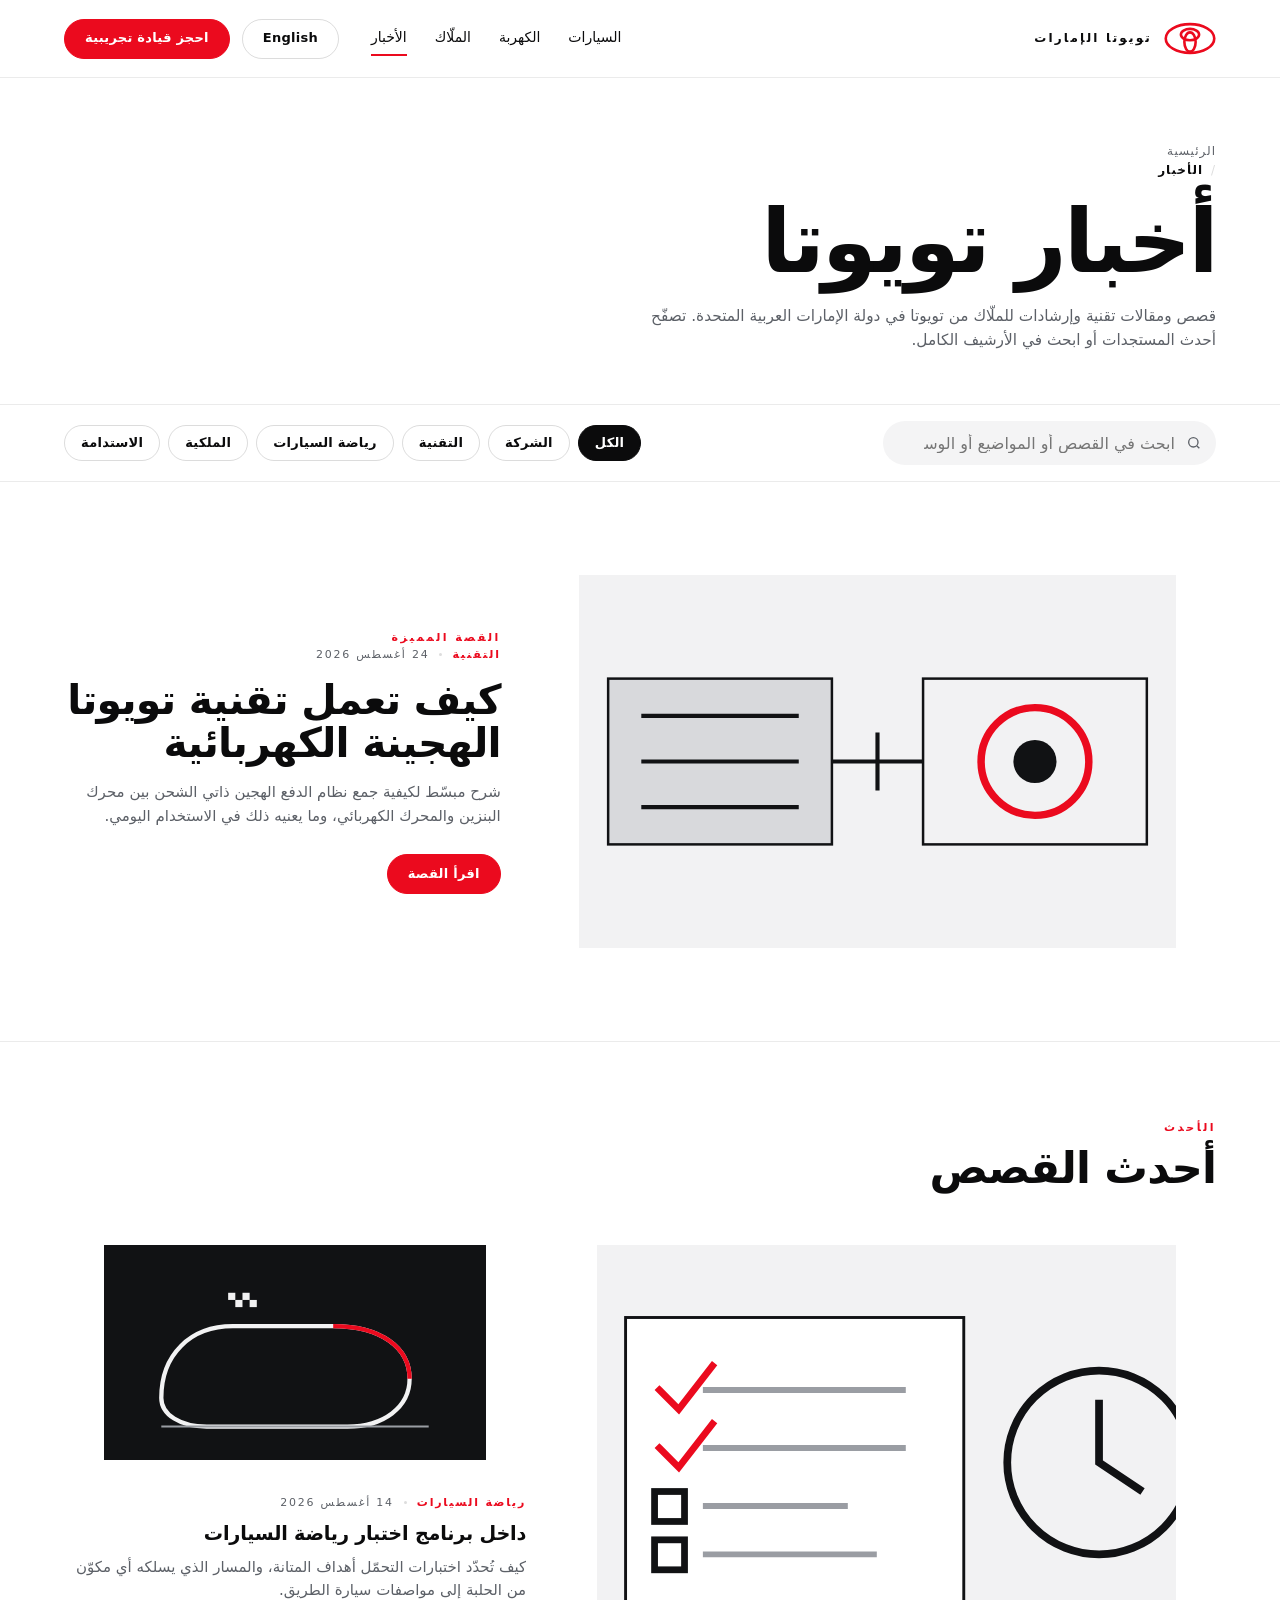
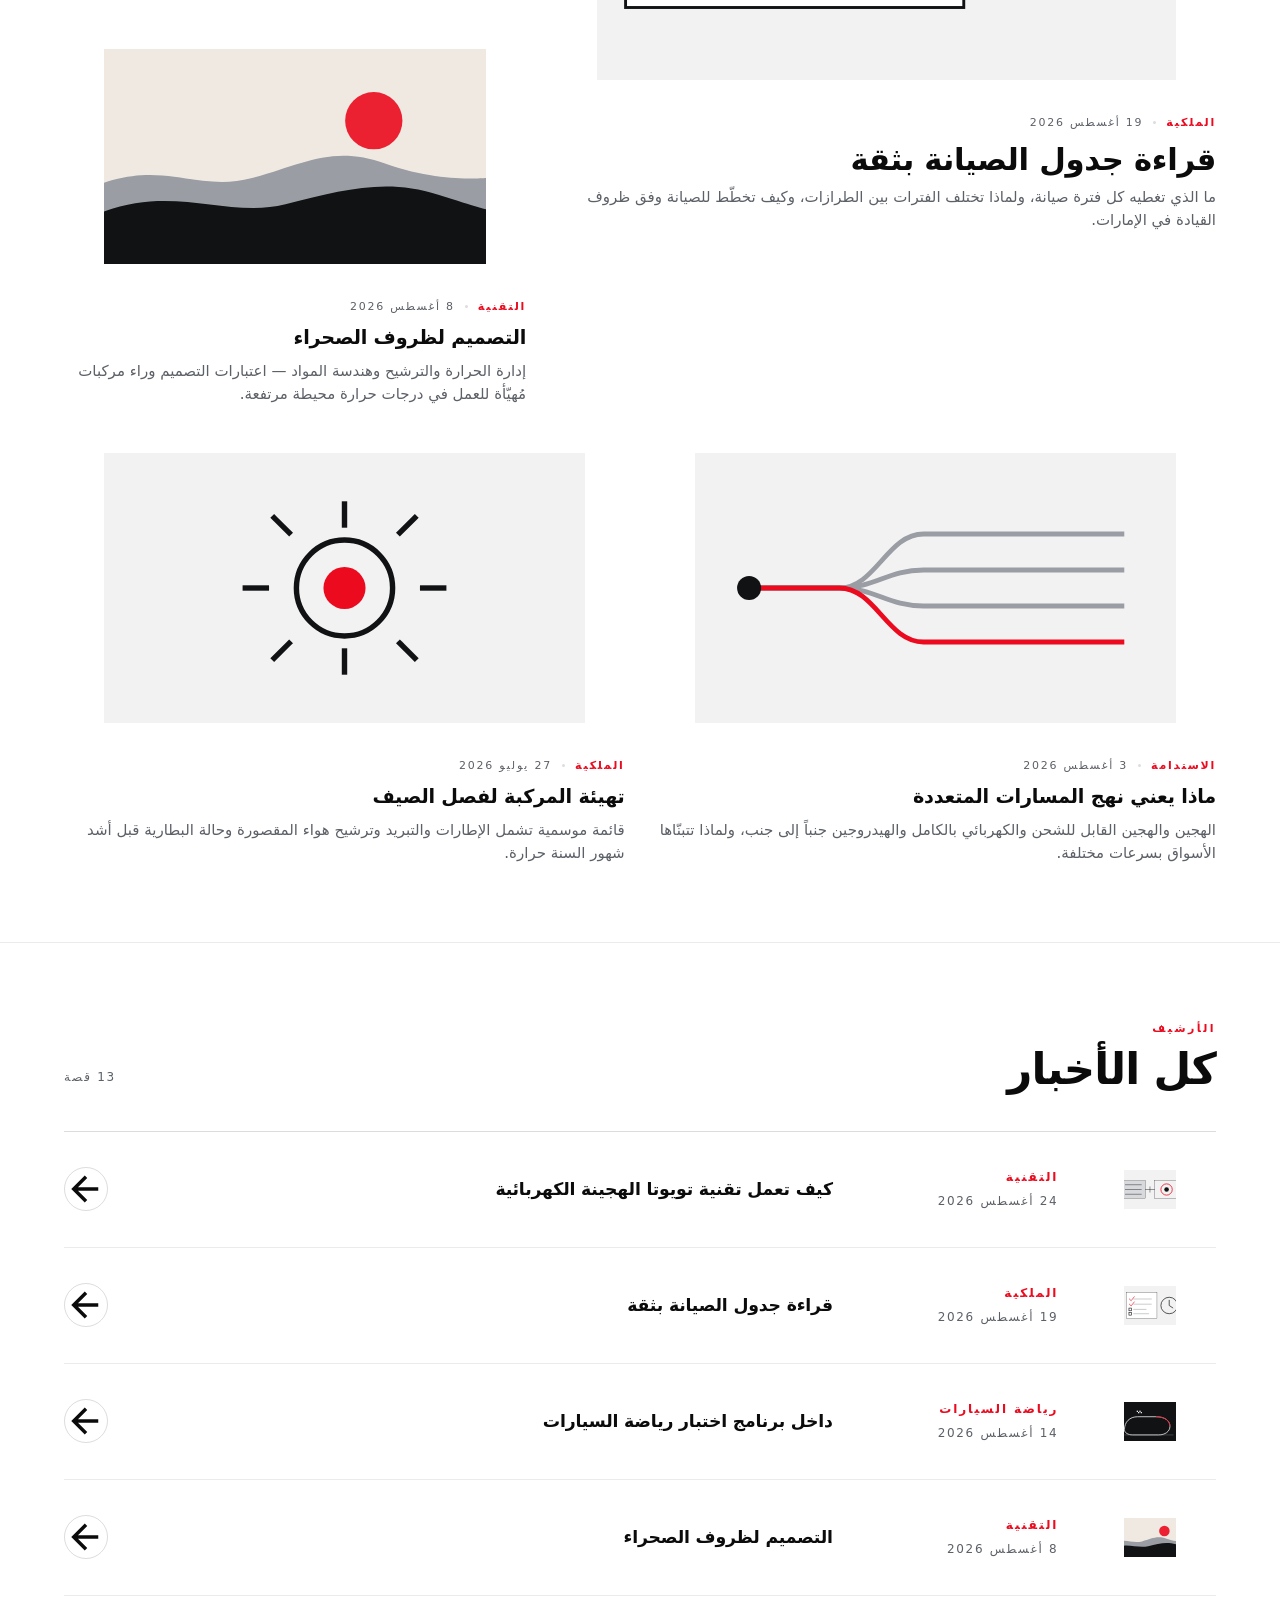
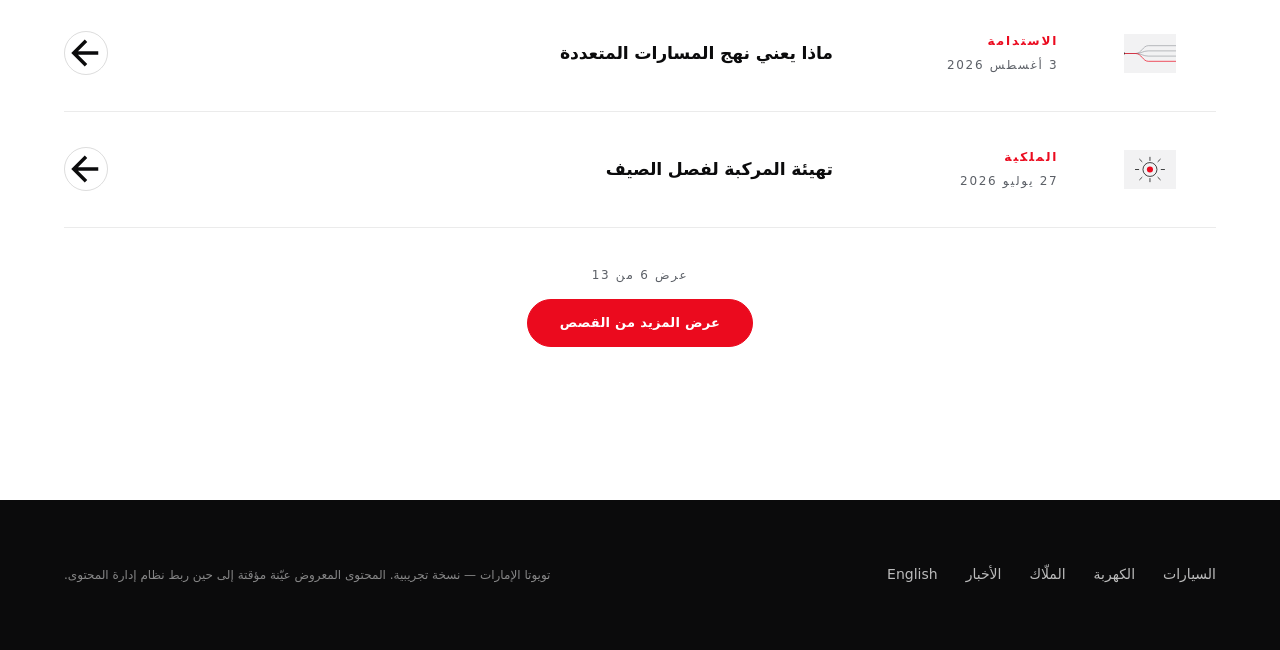
<file: ar/news/index.html>
<!doctype html>
<html lang="ar" dir="rtl">
<head>
  <meta charset="utf-8">
  <meta name="viewport" content="width=device-width, initial-scale=1">
  <title>أخبار تويوتا | تويوتا الإمارات</title>
  <meta name="description" content="أحدث القصص والمقالات التقنية وإرشادات الملكية من تويوتا في دولة الإمارات العربية المتحدة.">
  <link rel="canonical" href="https://gewely.github.io/mohamed-gewely/ar/news/">
  <link rel="alternate" hreflang="en" href="https://gewely.github.io/mohamed-gewely/en/news/">
  <link rel="alternate" hreflang="ar" href="https://gewely.github.io/mohamed-gewely/ar/news/">
  <link rel="alternate" hreflang="x-default" href="https://gewely.github.io/mohamed-gewely/en/news/">
  <meta property="og:type" content="website">
  <meta property="og:title" content="أخبار تويوتا | تويوتا الإمارات">
  <meta property="og:description" content="أحدث القصص والمقالات التقنية وإرشادات الملكية من تويوتا في دولة الإمارات العربية المتحدة.">
  <meta property="og:url" content="https://gewely.github.io/mohamed-gewely/ar/news/">
  <meta property="og:locale" content="ar_AE">
  <meta property="og:locale:alternate" content="en_AE">
  <link rel="stylesheet" href="../../assets/news/news.css?v=1">
  <!-- news:jsonld:start -->
    <script type="application/ld+json">{"@context":"https://schema.org","@type":"ItemList","name":"أخبار تويوتا | تويوتا الإمارات","description":"أحدث القصص والمقالات التقنية وإرشادات الملكية من تويوتا في دولة الإمارات العربية المتحدة.","url":"https://gewely.github.io/mohamed-gewely/ar/news/","numberOfItems":13,"itemListElement":[{"@type":"ListItem","position":1,"url":"https://gewely.github.io/mohamed-gewely/ar/news/kayfa-taamal-tiqniyat-tuyuta-alhajina/","name":"كيف تعمل تقنية تويوتا الهجينة الكهربائية"},{"@type":"ListItem","position":2,"url":"https://gewely.github.io/mohamed-gewely/ar/news/qiraat-jadwal-alsiyana/","name":"قراءة جدول الصيانة بثقة"},{"@type":"ListItem","position":3,"url":"https://gewely.github.io/mohamed-gewely/ar/news/dakhil-barnamaj-ikhtibar-alsibaqat/","name":"داخل برنامج اختبار رياضة السيارات"},{"@type":"ListItem","position":4,"url":"https://gewely.github.io/mohamed-gewely/ar/news/altasmim-lizuruf-alsahra/","name":"التصميم لظروف الصحراء"},{"@type":"ListItem","position":5,"url":"https://gewely.github.io/mohamed-gewely/ar/news/maana-nahj-almasarat-almutaadida/","name":"ماذا يعني نهج المسارات المتعددة"},{"@type":"ListItem","position":6,"url":"https://gewely.github.io/mohamed-gewely/ar/news/tahdir-almarkaba-lilsayf/","name":"تهيئة المركبة لفصل الصيف"},{"@type":"ListItem","position":7,"url":"https://gewely.github.io/mohamed-gewely/ar/news/altafkir-wara-tasmim-almaqsura/","name":"التفكير وراء بيئة المقصورة"},{"@type":"ListItem","position":8,"url":"https://gewely.github.io/mohamed-gewely/ar/news/kayfa-tustaraddu-mawadd-albattariyat/","name":"كيف تُستردّ مواد البطاريات"},{"@type":"ListItem","position":9,"url":"https://gewely.github.io/mohamed-gewely/ar/news/tarikh-mujaz-liism-land-krwzr/","name":"تاريخ موجز لاسم لاند كروزر"},{"@type":"ListItem","position":10,"url":"https://gewely.github.io/mohamed-gewely/ar/news/fahm-mustalahat-musaadat-alsaayiq/","name":"فهم مصطلحات أنظمة مساعدة السائق"},{"@type":"ListItem","position":11,"url":"https://gewely.github.io/mohamed-gewely/ar/news/ma-yahduth-athna-tasallum-almarkaba/","name":"ما الذي يحدث أثناء تسلّم المركبة"},{"@type":"ListItem","position":12,"url":"https://gewely.github.io/mohamed-gewely/ar/news/kayfa-tashkul-sibaqat-altahammul-sayarat-altariq/","name":"كيف تُشكّل سباقات التحمّل سيارات الطريق"},{"@type":"ListItem","position":13,"url":"https://gewely.github.io/mohamed-gewely/ar/news/dakhil-khatt-fahs-aljawda/","name":"داخل خط فحص الجودة"}]}</script>
    <script type="application/ld+json">{"@context":"https://schema.org","@type":"BreadcrumbList","itemListElement":[{"@type":"ListItem","position":1,"name":"الرئيسية","item":"https://gewely.github.io/mohamed-gewely/"},{"@type":"ListItem","position":2,"name":"الأخبار","item":"https://gewely.github.io/mohamed-gewely/ar/news/"}]}</script>
    <script type="application/ld+json">{"@context":"https://schema.org","@type":"NewsArticle","headline":"كيف تعمل تقنية تويوتا الهجينة الكهربائية","description":"شرح مبسّط لكيفية جمع نظام الدفع الهجين ذاتي الشحن بين محرك البنزين والمحرك الكهربائي، وما يعنيه ذلك في الاستخدام اليومي.","inLanguage":"ar-AE","datePublished":"2026-08-24","url":"https://gewely.github.io/mohamed-gewely/ar/news/kayfa-taamal-tiqniyat-tuyuta-alhajina/","mainEntityOfPage":"https://gewely.github.io/mohamed-gewely/ar/news/kayfa-taamal-tiqniyat-tuyuta-alhajina/","articleSection":"التقنية","keywords":"هجين, الكهربة, شرح","publisher":{"@type":"Organization","name":"تويوتا الإمارات","logo":{"@type":"ImageObject","url":"https://gewely.github.io/mohamed-gewely/assets/news/media/toyota-mark.svg"}}}</script>
    <!-- news:jsonld:end -->
</head>
<body dir="rtl">
  <a class="skipLink" href="#main">تخطَّ إلى المحتوى</a>

  <header class="topbar">
    <div class="wrap topbar__inner">
      <a class="logoGroup" href="../../index.html">
        <img src="../../assets/news/media/toyota-mark.svg" alt="تويوتا الإمارات" width="52" height="34">
        <span>تويوتا الإمارات</span>
      </a>

      <nav class="navlinks" id="primaryNav" aria-label="التنقل الرئيسي">
        <a href="../../index.html">السيارات</a>
        <a href="../../benchmark.html">الكهربة</a>
        <a href="../../index.html">الملّاك</a>
        <a href="./" aria-current="page">الأخبار</a>
      </nav>

      <button type="button" class="navToggle" data-nav-toggle aria-expanded="false" aria-controls="primaryNav" aria-label="القائمة">
        <svg viewBox="0 0 24 24" fill="none" stroke="currentColor" stroke-width="2" aria-hidden="true" focusable="false"><path d="M4 7h16M4 12h16M4 17h16"/></svg>
      </button>

      <div class="topActions">
        <a class="pill" href="../../en/news/" lang="en" hreflang="en">English</a>
        <a class="pill red" href="../../index.html">احجز قيادة تجريبية</a>
      </div>
    </div>
  </header>

  <!-- news:start -->
    <main id="main" data-news data-page-size="6" data-image-missing="الصورة غير متوفرة">
      <div class="pageHead"><div class="wrap"><nav class="crumbs" aria-label="مسار التنقل"><ol><li><a href="../../index.html">الرئيسية</a></li><li><a href="./" aria-current="page">الأخبار</a></li></ol></nav><h1>أخبار تويوتا</h1><p class="pageHead__intro">قصص ومقالات تقنية وإرشادات للملّاك من تويوتا في دولة الإمارات العربية المتحدة. تصفّح أحدث المستجدات أو ابحث في الأرشيف الكامل.</p></div></div><div class="toolbar"><div class="wrap toolbar__inner"><form class="search" role="search" action="./" method="get"><svg class="search__icon" viewBox="0 0 24 24" fill="none" stroke="currentColor" stroke-width="2" aria-hidden="true" focusable="false"><circle cx="11" cy="11" r="7"/><path d="m20 20-3.6-3.6"/></svg><label class="visuallyHidden" for="newsSearch">البحث في الأخبار</label><input id="newsSearch" name="q" type="search" data-search autocomplete="off" placeholder="ابحث في القصص أو المواضيع أو الوسوم"><button type="button" class="search__clear" data-search-clear aria-label="مسح البحث"><svg viewBox="0 0 24 24" fill="none" stroke="currentColor" stroke-width="2" aria-hidden="true" focusable="false"><path d="M6 6l12 12M18 6 6 18"/></svg></button></form><div class="filters" role="group" aria-label="التصفية حسب الفئة"><button type="button" class="pill" data-category="all" aria-pressed="true">الكل</button><button type="button" class="pill" data-category="company" aria-pressed="false">الشركة</button><button type="button" class="pill" data-category="technology" aria-pressed="false">التقنية</button><button type="button" class="pill" data-category="motorsport" aria-pressed="false">رياضة السيارات</button><button type="button" class="pill" data-category="ownership" aria-pressed="false">الملكية</button><button type="button" class="pill" data-category="sustainability" aria-pressed="false">الاستدامة</button></div></div></div><section class="section featuredSection" aria-labelledby="featuredHeading"><div class="wrap"><h2 id="featuredHeading" class="visuallyHidden">القصة المميزة</h2><article class="featured reveal"><figure class="media"><img src="../../assets/news/media/story-hybrid.svg" alt="رسم تجريدي لنظام دفع هجين موزّع بين محرك احتراق ومحرك كهربائي" width="1600" height="900" loading="eager" decoding="async" fetchpriority="high" sizes="(max-width:720px) 100vw, 60vw" style="object-position:50% 45%"></figure><div class="featured__body"><p class="sectionTag">القصة المميزة</p><p class="meta"><span class="meta__cat">التقنية</span><span class="meta__sep" aria-hidden="true"></span><time datetime="2026-08-24">24 أغسطس 2026</time></p><h3 class="featured__title"><a class="cardLink" href="./kayfa-taamal-tiqniyat-tuyuta-alhajina/">كيف تعمل تقنية تويوتا الهجينة الكهربائية</a></h3><p class="featured__summary">شرح مبسّط لكيفية جمع نظام الدفع الهجين ذاتي الشحن بين محرك البنزين والمحرك الكهربائي، وما يعنيه ذلك في الاستخدام اليومي.</p><p class="featured__cta"><span class="pill red">اقرأ القصة</span></p></div></article></div></section><section class="section latestSection" aria-labelledby="latestHeading"><div class="wrap"><div class="sectionHead"><div><p class="sectionTag">الأحدث</p><h2 id="latestHeading" class="sectionTitle">أحدث القصص</h2></div></div><div class="latestGrid"><article class="story story--lead reveal"><figure class="media"><img src="../../assets/news/media/story-service.svg" alt="رسم تجريدي لقائمة فحص صيانة وأدوات" width="1600" height="900" loading="lazy" decoding="async" sizes="(max-width:720px) 100vw, 55vw" style="object-position:50% 50%"></figure><div class="story__body"><p class="meta"><span class="meta__cat">الملكية</span><span class="meta__sep" aria-hidden="true"></span><time datetime="2026-08-19">19 أغسطس 2026</time></p><h3 class="story__title"><a class="cardLink" href="./qiraat-jadwal-alsiyana/"><span>قراءة جدول الصيانة بثقة</span></a></h3><p class="story__summary">ما الذي تغطيه كل فترة صيانة، ولماذا تختلف الفترات بين الطرازات، وكيف تخطّط للصيانة وفق ظروف القيادة في الإمارات.</p></div></article><article class="story story--side reveal"><figure class="media"><img src="../../assets/news/media/story-motorsport.svg" alt="رسم تجريدي لمخطط حلبة سباق مع علامات توقيت" width="1600" height="900" loading="lazy" decoding="async" sizes="(max-width:720px) 100vw, 40vw" style="object-position:55% 50%"></figure><div class="story__body"><p class="meta"><span class="meta__cat">رياضة السيارات</span><span class="meta__sep" aria-hidden="true"></span><time datetime="2026-08-14">14 أغسطس 2026</time></p><h3 class="story__title"><a class="cardLink" href="./dakhil-barnamaj-ikhtibar-alsibaqat/"><span>داخل برنامج اختبار رياضة السيارات</span></a></h3><p class="story__summary">كيف تُحدّد اختبارات التحمّل أهداف المتانة، والمسار الذي يسلكه أي مكوّن من الحلبة إلى مواصفات سيارة الطريق.</p></div></article><article class="story story--side reveal"><figure class="media"><img src="../../assets/news/media/story-desert.svg" alt="رسم تجريدي لتلال رملية تحت شمس منخفضة" width="1600" height="900" loading="lazy" decoding="async" sizes="(max-width:720px) 100vw, 40vw" style="object-position:50% 60%"></figure><div class="story__body"><p class="meta"><span class="meta__cat">التقنية</span><span class="meta__sep" aria-hidden="true"></span><time datetime="2026-08-08">8 أغسطس 2026</time></p><h3 class="story__title"><a class="cardLink" href="./altasmim-lizuruf-alsahra/"><span>التصميم لظروف الصحراء</span></a></h3><p class="story__summary">إدارة الحرارة والترشيح وهندسة المواد — اعتبارات التصميم وراء مركبات مُهيّأة للعمل في درجات حرارة محيطة مرتفعة.</p></div></article><article class="story story--half reveal"><figure class="media"><img src="../../assets/news/media/story-pathways.svg" alt="رسم تجريدي لأربعة مسارات متفرعة" width="1600" height="900" loading="lazy" decoding="async" sizes="(max-width:720px) 100vw, 40vw" style="object-position:50% 50%"></figure><div class="story__body"><p class="meta"><span class="meta__cat">الاستدامة</span><span class="meta__sep" aria-hidden="true"></span><time datetime="2026-08-03">3 أغسطس 2026</time></p><h3 class="story__title"><a class="cardLink" href="./maana-nahj-almasarat-almutaadida/"><span>ماذا يعني نهج المسارات المتعددة</span></a></h3><p class="story__summary">الهجين والهجين القابل للشحن والكهربائي بالكامل والهيدروجين جنباً إلى جنب، ولماذا تتبنّاها الأسواق بسرعات مختلفة.</p></div></article><article class="story story--half reveal"><figure class="media"><img src="../../assets/news/media/story-summer.svg" alt="رسم تجريدي لقائمة فحص موسمية" width="1600" height="900" loading="lazy" decoding="async" sizes="(max-width:720px) 100vw, 40vw" style="object-position:50% 50%"></figure><div class="story__body"><p class="meta"><span class="meta__cat">الملكية</span><span class="meta__sep" aria-hidden="true"></span><time datetime="2026-07-27">27 يوليو 2026</time></p><h3 class="story__title"><a class="cardLink" href="./tahdir-almarkaba-lilsayf/"><span>تهيئة المركبة لفصل الصيف</span></a></h3><p class="story__summary">قائمة موسمية تشمل الإطارات والتبريد وترشيح هواء المقصورة وحالة البطارية قبل أشد شهور السنة حرارة.</p></div></article></div></div></section><section class="section archiveSection" aria-labelledby="archiveHeading"><div class="wrap"><div class="sectionHead"><div><p class="sectionTag">الأرشيف</p><h2 id="archiveHeading" class="sectionTitle">كل الأخبار</h2></div><p class="sectionCount" data-count data-template="{count} قصة">13 قصة</p></div><ol class="archiveList" data-archive><li class="archiveItem" data-category="technology" data-date="2026-08-24" data-index="0" data-search="كيف تعمل تقنية تويوتا الهجينة الكهربائية شرح مبسّط لكيفية جمع نظام الدفع الهجين ذاتي الشحن بين محرك البنزين والمحرك الكهربائي، وما يعنيه ذلك في الاستخدام اليومي. التقنية هجين الكهربة شرح"><div class="archiveItem__thumb"><figure class="media"><img src="../../assets/news/media/story-hybrid.svg" alt="رسم تجريدي لنظام دفع هجين موزّع بين محرك احتراق ومحرك كهربائي" width="1600" height="900" loading="lazy" decoding="async" sizes="132px" style="object-position:50% 45%"></figure></div><p class="archiveItem__date"><span class="meta__cat">التقنية</span><time datetime="2026-08-24">24 أغسطس 2026</time></p><h3 class="archiveItem__title"><a class="cardLink" href="./kayfa-taamal-tiqniyat-tuyuta-alhajina/">كيف تعمل تقنية تويوتا الهجينة الكهربائية</a></h3><span class="archiveItem__go" aria-hidden="true"><svg viewBox="0 0 24 24" fill="none" stroke="currentColor" stroke-width="2" aria-hidden="true" focusable="false"><path d="M5 12h13M12 5l7 7-7 7"/></svg></span></li><li class="archiveItem" data-category="ownership" data-date="2026-08-19" data-index="1" data-search="قراءة جدول الصيانة بثقة ما الذي تغطيه كل فترة صيانة، ولماذا تختلف الفترات بين الطرازات، وكيف تخطّط للصيانة وفق ظروف القيادة في الإمارات. الملكية الصيانة إرشادات"><div class="archiveItem__thumb"><figure class="media"><img src="../../assets/news/media/story-service.svg" alt="رسم تجريدي لقائمة فحص صيانة وأدوات" width="1600" height="900" loading="lazy" decoding="async" sizes="132px" style="object-position:50% 50%"></figure></div><p class="archiveItem__date"><span class="meta__cat">الملكية</span><time datetime="2026-08-19">19 أغسطس 2026</time></p><h3 class="archiveItem__title"><a class="cardLink" href="./qiraat-jadwal-alsiyana/">قراءة جدول الصيانة بثقة</a></h3><span class="archiveItem__go" aria-hidden="true"><svg viewBox="0 0 24 24" fill="none" stroke="currentColor" stroke-width="2" aria-hidden="true" focusable="false"><path d="M5 12h13M12 5l7 7-7 7"/></svg></span></li><li class="archiveItem" data-category="motorsport" data-date="2026-08-14" data-index="2" data-search="داخل برنامج اختبار رياضة السيارات كيف تُحدّد اختبارات التحمّل أهداف المتانة، والمسار الذي يسلكه أي مكوّن من الحلبة إلى مواصفات سيارة الطريق. رياضة السيارات رياضة السيارات الهندسة الاختبار"><div class="archiveItem__thumb"><figure class="media"><img src="../../assets/news/media/story-motorsport.svg" alt="رسم تجريدي لمخطط حلبة سباق مع علامات توقيت" width="1600" height="900" loading="lazy" decoding="async" sizes="132px" style="object-position:55% 50%"></figure></div><p class="archiveItem__date"><span class="meta__cat">رياضة السيارات</span><time datetime="2026-08-14">14 أغسطس 2026</time></p><h3 class="archiveItem__title"><a class="cardLink" href="./dakhil-barnamaj-ikhtibar-alsibaqat/">داخل برنامج اختبار رياضة السيارات</a></h3><span class="archiveItem__go" aria-hidden="true"><svg viewBox="0 0 24 24" fill="none" stroke="currentColor" stroke-width="2" aria-hidden="true" focusable="false"><path d="M5 12h13M12 5l7 7-7 7"/></svg></span></li><li class="archiveItem" data-category="technology" data-date="2026-08-08" data-index="3" data-search="التصميم لظروف الصحراء إدارة الحرارة والترشيح وهندسة المواد — اعتبارات التصميم وراء مركبات مُهيّأة للعمل في درجات حرارة محيطة مرتفعة. التقنية الهندسة المناخ المتانة"><div class="archiveItem__thumb"><figure class="media"><img src="../../assets/news/media/story-desert.svg" alt="رسم تجريدي لتلال رملية تحت شمس منخفضة" width="1600" height="900" loading="lazy" decoding="async" sizes="132px" style="object-position:50% 60%"></figure></div><p class="archiveItem__date"><span class="meta__cat">التقنية</span><time datetime="2026-08-08">8 أغسطس 2026</time></p><h3 class="archiveItem__title"><a class="cardLink" href="./altasmim-lizuruf-alsahra/">التصميم لظروف الصحراء</a></h3><span class="archiveItem__go" aria-hidden="true"><svg viewBox="0 0 24 24" fill="none" stroke="currentColor" stroke-width="2" aria-hidden="true" focusable="false"><path d="M5 12h13M12 5l7 7-7 7"/></svg></span></li><li class="archiveItem" data-category="sustainability" data-date="2026-08-03" data-index="4" data-search="ماذا يعني نهج المسارات المتعددة الهجين والهجين القابل للشحن والكهربائي بالكامل والهيدروجين جنباً إلى جنب، ولماذا تتبنّاها الأسواق بسرعات مختلفة. الاستدامة الكهربة الهيدروجين شرح"><div class="archiveItem__thumb"><figure class="media"><img src="../../assets/news/media/story-pathways.svg" alt="رسم تجريدي لأربعة مسارات متفرعة" width="1600" height="900" loading="lazy" decoding="async" sizes="132px" style="object-position:50% 50%"></figure></div><p class="archiveItem__date"><span class="meta__cat">الاستدامة</span><time datetime="2026-08-03">3 أغسطس 2026</time></p><h3 class="archiveItem__title"><a class="cardLink" href="./maana-nahj-almasarat-almutaadida/">ماذا يعني نهج المسارات المتعددة</a></h3><span class="archiveItem__go" aria-hidden="true"><svg viewBox="0 0 24 24" fill="none" stroke="currentColor" stroke-width="2" aria-hidden="true" focusable="false"><path d="M5 12h13M12 5l7 7-7 7"/></svg></span></li><li class="archiveItem" data-category="ownership" data-date="2026-07-27" data-index="5" data-search="تهيئة المركبة لفصل الصيف قائمة موسمية تشمل الإطارات والتبريد وترشيح هواء المقصورة وحالة البطارية قبل أشد شهور السنة حرارة. الملكية إرشادات موسمي الصيانة"><div class="archiveItem__thumb"><figure class="media"><img src="../../assets/news/media/story-summer.svg" alt="رسم تجريدي لقائمة فحص موسمية" width="1600" height="900" loading="lazy" decoding="async" sizes="132px" style="object-position:50% 50%"></figure></div><p class="archiveItem__date"><span class="meta__cat">الملكية</span><time datetime="2026-07-27">27 يوليو 2026</time></p><h3 class="archiveItem__title"><a class="cardLink" href="./tahdir-almarkaba-lilsayf/">تهيئة المركبة لفصل الصيف</a></h3><span class="archiveItem__go" aria-hidden="true"><svg viewBox="0 0 24 24" fill="none" stroke="currentColor" stroke-width="2" aria-hidden="true" focusable="false"><path d="M5 12h13M12 5l7 7-7 7"/></svg></span></li><li class="archiveItem" data-category="technology" data-date="2026-07-20" data-index="6" data-search="التفكير وراء بيئة المقصورة وضعية المقعد وخطوط الرؤية وتوزيع أدوات التحكم — كيف تُختبر قرارات تصميم المقصورة قبل وقت طويل من الإنتاج. التقنية التصميم المقصورة الهندسة"><div class="archiveItem__thumb"><figure class="media"><img src="../../assets/news/media/story-cabin.svg" alt="رسم تجريدي لتخطيط مقصورة من الأعلى" width="1600" height="900" loading="lazy" decoding="async" sizes="132px" style="object-position:50% 50%"></figure></div><p class="archiveItem__date"><span class="meta__cat">التقنية</span><time datetime="2026-07-20">20 يوليو 2026</time></p><h3 class="archiveItem__title"><a class="cardLink" href="./altafkir-wara-tasmim-almaqsura/">التفكير وراء بيئة المقصورة</a></h3><span class="archiveItem__go" aria-hidden="true"><svg viewBox="0 0 24 24" fill="none" stroke="currentColor" stroke-width="2" aria-hidden="true" focusable="false"><path d="M5 12h13M12 5l7 7-7 7"/></svg></span></li><li class="archiveItem" data-category="sustainability" data-date="2026-07-13" data-index="7" data-search="كيف تُستردّ مواد البطاريات نظرة عامة على الجمع وتطبيقات الحياة الثانية واسترداد المواد، ودور كل مرحلة في سلسلة توريد دائرية. الاستدامة البطاريات إعادة التدوير شرح"><div class="archiveItem__thumb"><figure class="media"><img src="../../assets/news/media/story-battery.svg" alt="رسم تجريدي لحلقة استرداد مواد دائرية" width="1600" height="900" loading="lazy" decoding="async" sizes="132px" style="object-position:50% 50%"></figure></div><p class="archiveItem__date"><span class="meta__cat">الاستدامة</span><time datetime="2026-07-13">13 يوليو 2026</time></p><h3 class="archiveItem__title"><a class="cardLink" href="./kayfa-tustaraddu-mawadd-albattariyat/">كيف تُستردّ مواد البطاريات</a></h3><span class="archiveItem__go" aria-hidden="true"><svg viewBox="0 0 24 24" fill="none" stroke="currentColor" stroke-width="2" aria-hidden="true" focusable="false"><path d="M5 12h13M12 5l7 7-7 7"/></svg></span></li><li class="archiveItem" data-category="company" data-date="2026-07-06" data-index="8" data-search="تاريخ موجز لاسم لاند كروزر من أين جاء الاسم، وكيف انتقل عبر الأجيال، ولماذا لا يزال مرجعاً في المتانة. الشركة الإرث التاريخ"><div class="archiveItem__thumb"><figure class="media media--empty"><span>الصورة غير متوفرة</span></figure></div><p class="archiveItem__date"><span class="meta__cat">الشركة</span><time datetime="2026-07-06">6 يوليو 2026</time></p><h3 class="archiveItem__title"><a class="cardLink" href="./tarikh-mujaz-liism-land-krwzr/">تاريخ موجز لاسم لاند كروزر</a></h3><span class="archiveItem__go" aria-hidden="true"><svg viewBox="0 0 24 24" fill="none" stroke="currentColor" stroke-width="2" aria-hidden="true" focusable="false"><path d="M5 12h13M12 5l7 7-7 7"/></svg></span></li><li class="archiveItem" data-category="technology" data-date="2026-06-29" data-index="9" data-search="فهم مصطلحات أنظمة مساعدة السائق مثبّت السرعة التكيّفي وتتبّع المسار والتنبيه قبل التصادم — مسرد للمصطلحات وما يقوم به كل نظام فعلياً. التقنية السلامة مسرد شرح"><div class="archiveItem__thumb"><figure class="media"><img src="../../assets/news/media/story-assist.svg" alt="رسم تجريدي لأقواس استشعار أمام المركبة" width="1600" height="900" loading="lazy" decoding="async" sizes="132px" style="object-position:50% 50%"></figure></div><p class="archiveItem__date"><span class="meta__cat">التقنية</span><time datetime="2026-06-29">29 يونيو 2026</time></p><h3 class="archiveItem__title"><a class="cardLink" href="./fahm-mustalahat-musaadat-alsaayiq/">فهم مصطلحات أنظمة مساعدة السائق</a></h3><span class="archiveItem__go" aria-hidden="true"><svg viewBox="0 0 24 24" fill="none" stroke="currentColor" stroke-width="2" aria-hidden="true" focusable="false"><path d="M5 12h13M12 5l7 7-7 7"/></svg></span></li><li class="archiveItem" data-category="ownership" data-date="2026-06-22" data-index="10" data-search="ما الذي يحدث أثناء تسلّم المركبة نظرة خطوة بخطوة على موعد التسليم والمستندات المطلوبة والإعدادات التي يُستحسن ضبطها قبل أول رحلة. الملكية إرشادات الملكية"><div class="archiveItem__thumb"><figure class="media"><img src="../../assets/news/media/story-handover.svg" alt="رسم تجريدي لتسليم مفتاح ومستندات" width="1600" height="900" loading="lazy" decoding="async" sizes="132px" style="object-position:50% 50%"></figure></div><p class="archiveItem__date"><span class="meta__cat">الملكية</span><time datetime="2026-06-22">22 يونيو 2026</time></p><h3 class="archiveItem__title"><a class="cardLink" href="./ma-yahduth-athna-tasallum-almarkaba/">ما الذي يحدث أثناء تسلّم المركبة</a></h3><span class="archiveItem__go" aria-hidden="true"><svg viewBox="0 0 24 24" fill="none" stroke="currentColor" stroke-width="2" aria-hidden="true" focusable="false"><path d="M5 12h13M12 5l7 7-7 7"/></svg></span></li><li class="archiveItem" data-category="motorsport" data-date="2026-06-15" data-index="11" data-search="كيف تُشكّل سباقات التحمّل سيارات الطريق أهداف التبريد والديناميكا الهوائية والاعتمادية التي تُضبط على الحلبة، والمسار الهندسي الذي تسلكه إلى طرازات الإنتاج. رياضة السيارات رياضة السيارات الهندسة"><div class="archiveItem__thumb"><figure class="media"><img src="../../assets/news/media/story-endurance.svg" alt="رسم تجريدي لخط زمني لمرحلة سباق طويلة" width="1600" height="900" loading="lazy" decoding="async" sizes="132px" style="object-position:45% 50%"></figure></div><p class="archiveItem__date"><span class="meta__cat">رياضة السيارات</span><time datetime="2026-06-15">15 يونيو 2026</time></p><h3 class="archiveItem__title"><a class="cardLink" href="./kayfa-tashkul-sibaqat-altahammul-sayarat-altariq/">كيف تُشكّل سباقات التحمّل سيارات الطريق</a></h3><span class="archiveItem__go" aria-hidden="true"><svg viewBox="0 0 24 24" fill="none" stroke="currentColor" stroke-width="2" aria-hidden="true" focusable="false"><path d="M5 12h13M12 5l7 7-7 7"/></svg></span></li><li class="archiveItem" data-category="company" data-date="2026-06-08" data-index="12" data-search="داخل خط فحص الجودة الفحوصات التي تمرّ بها المركبة قبل مغادرة الخط، وكيف تعود بيانات الفحص لتغذية عملية الإنتاج. الشركة التصنيع الجودة"><div class="archiveItem__thumb"><figure class="media"><img src="../../assets/news/media/story-quality.svg" alt="رسم تجريدي لشبكة فحص مع نقاط قياس" width="1600" height="900" loading="lazy" decoding="async" sizes="132px" style="object-position:50% 50%"></figure></div><p class="archiveItem__date"><span class="meta__cat">الشركة</span><time datetime="2026-06-08">8 يونيو 2026</time></p><h3 class="archiveItem__title"><a class="cardLink" href="./dakhil-khatt-fahs-aljawda/">داخل خط فحص الجودة</a></h3><span class="archiveItem__go" aria-hidden="true"><svg viewBox="0 0 24 24" fill="none" stroke="currentColor" stroke-width="2" aria-hidden="true" focusable="false"><path d="M5 12h13M12 5l7 7-7 7"/></svg></span></li></ol><div class="moreBar js-only" data-more-bar><p class="moreBar__status" data-more-status data-template="عرض {shown} من {total}"></p><button type="button" class="pill red" data-load-more>عرض المزيد من القصص</button></div><p class="visuallyHidden" role="status" aria-live="polite" data-live data-template="تم العثور على {count} قصة"></p></div></section><section class="noResults" data-no-results aria-labelledby="noResultsHeading"><div class="wrap"><h2 id="noResultsHeading">لا توجد قصص مطابقة لبحثك</h2><p>جرّب كلمة مفتاحية أخرى، أو امسح عوامل التصفية لعرض كل القصص.</p><button type="button" class="pill red" data-reset>مسح عوامل التصفية</button></div></section>
    </main>
    <!-- news:end -->

  <footer class="siteFooter">
    <div class="wrap siteFooter__inner">
      <nav aria-label="روابط التذييل">
        <a href="../../index.html">السيارات</a>
        <a href="../../benchmark.html">الكهربة</a>
        <a href="../../index.html">الملّاك</a>
        <a href="./">الأخبار</a>
        <a href="../../en/news/" lang="en" hreflang="en">English</a>
      </nav>
      <p class="siteFooter__note">تويوتا الإمارات — نسخة تجريبية. المحتوى المعروض عيّنة مؤقتة إلى حين ربط نظام إدارة المحتوى.</p>
    </div>
  </footer>

  <script src="../../assets/news/news.js?v=1" defer></script>
</body>
</html>
</file>
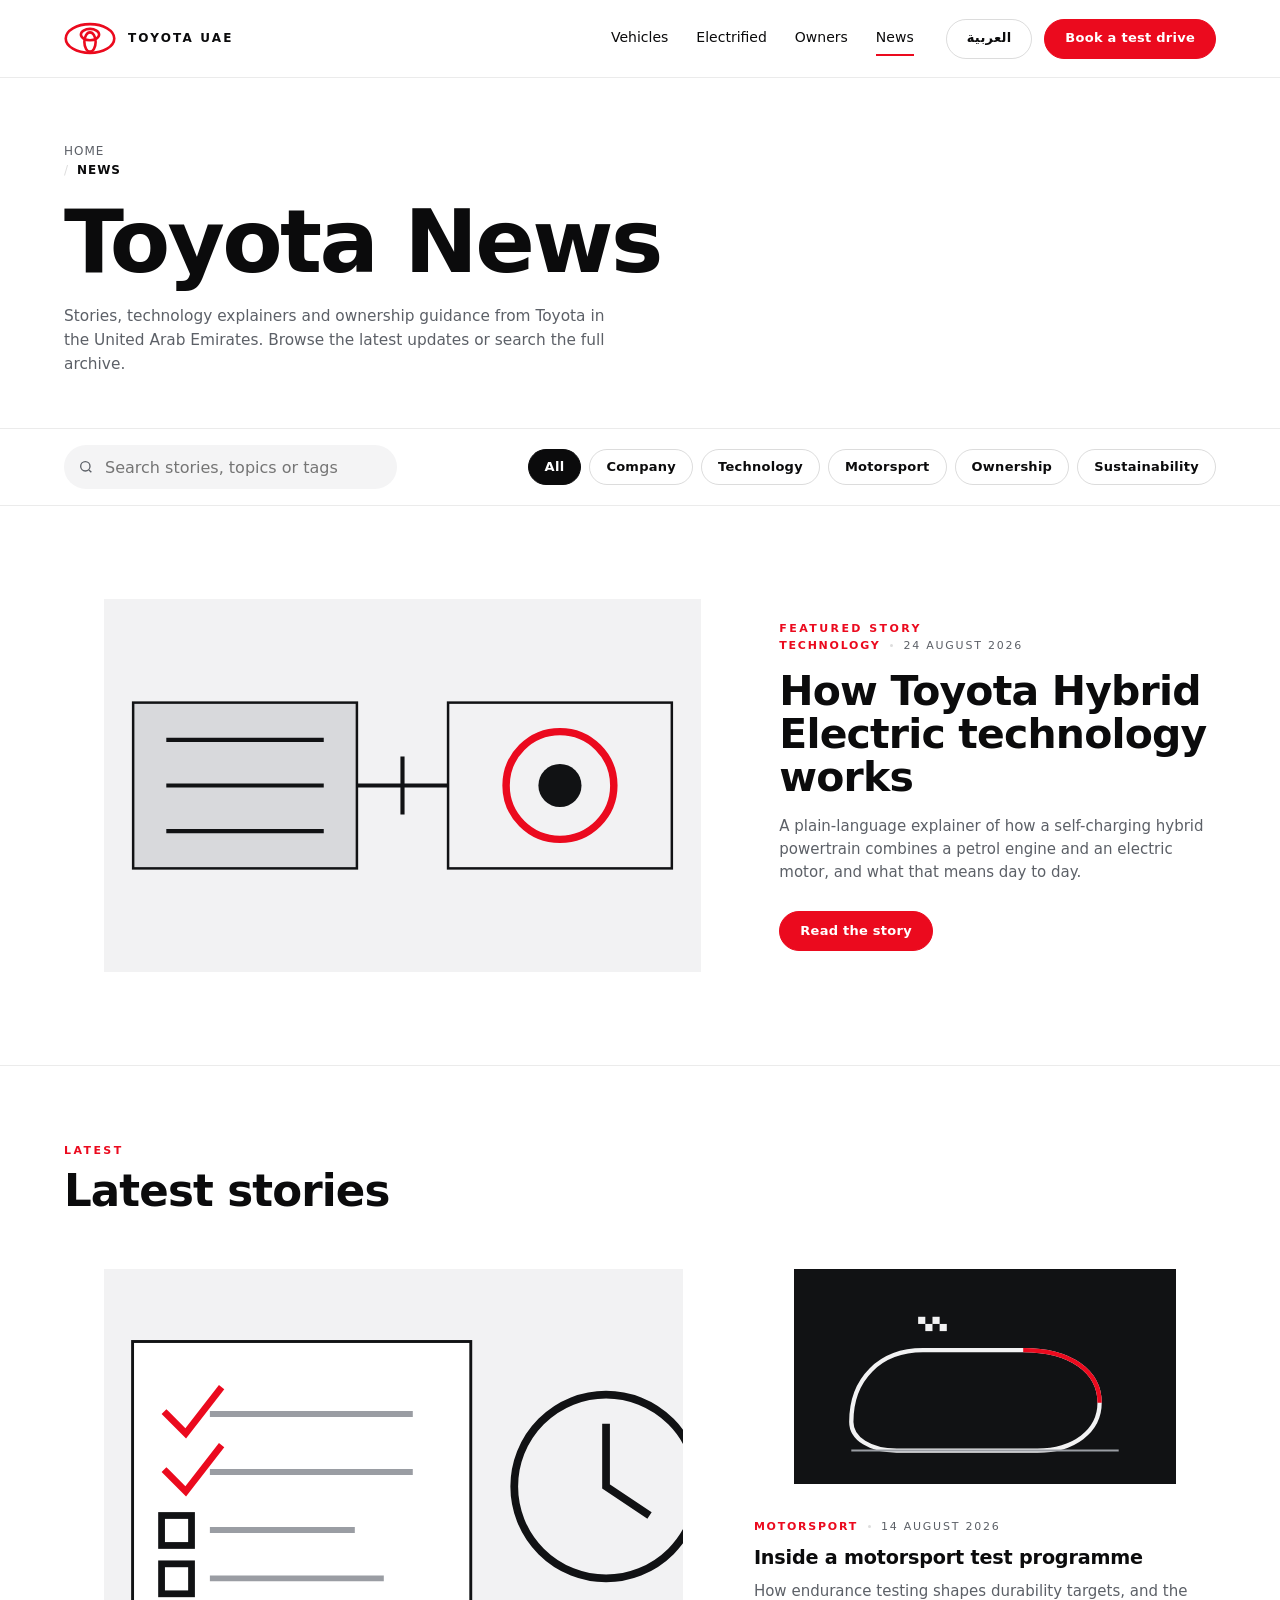
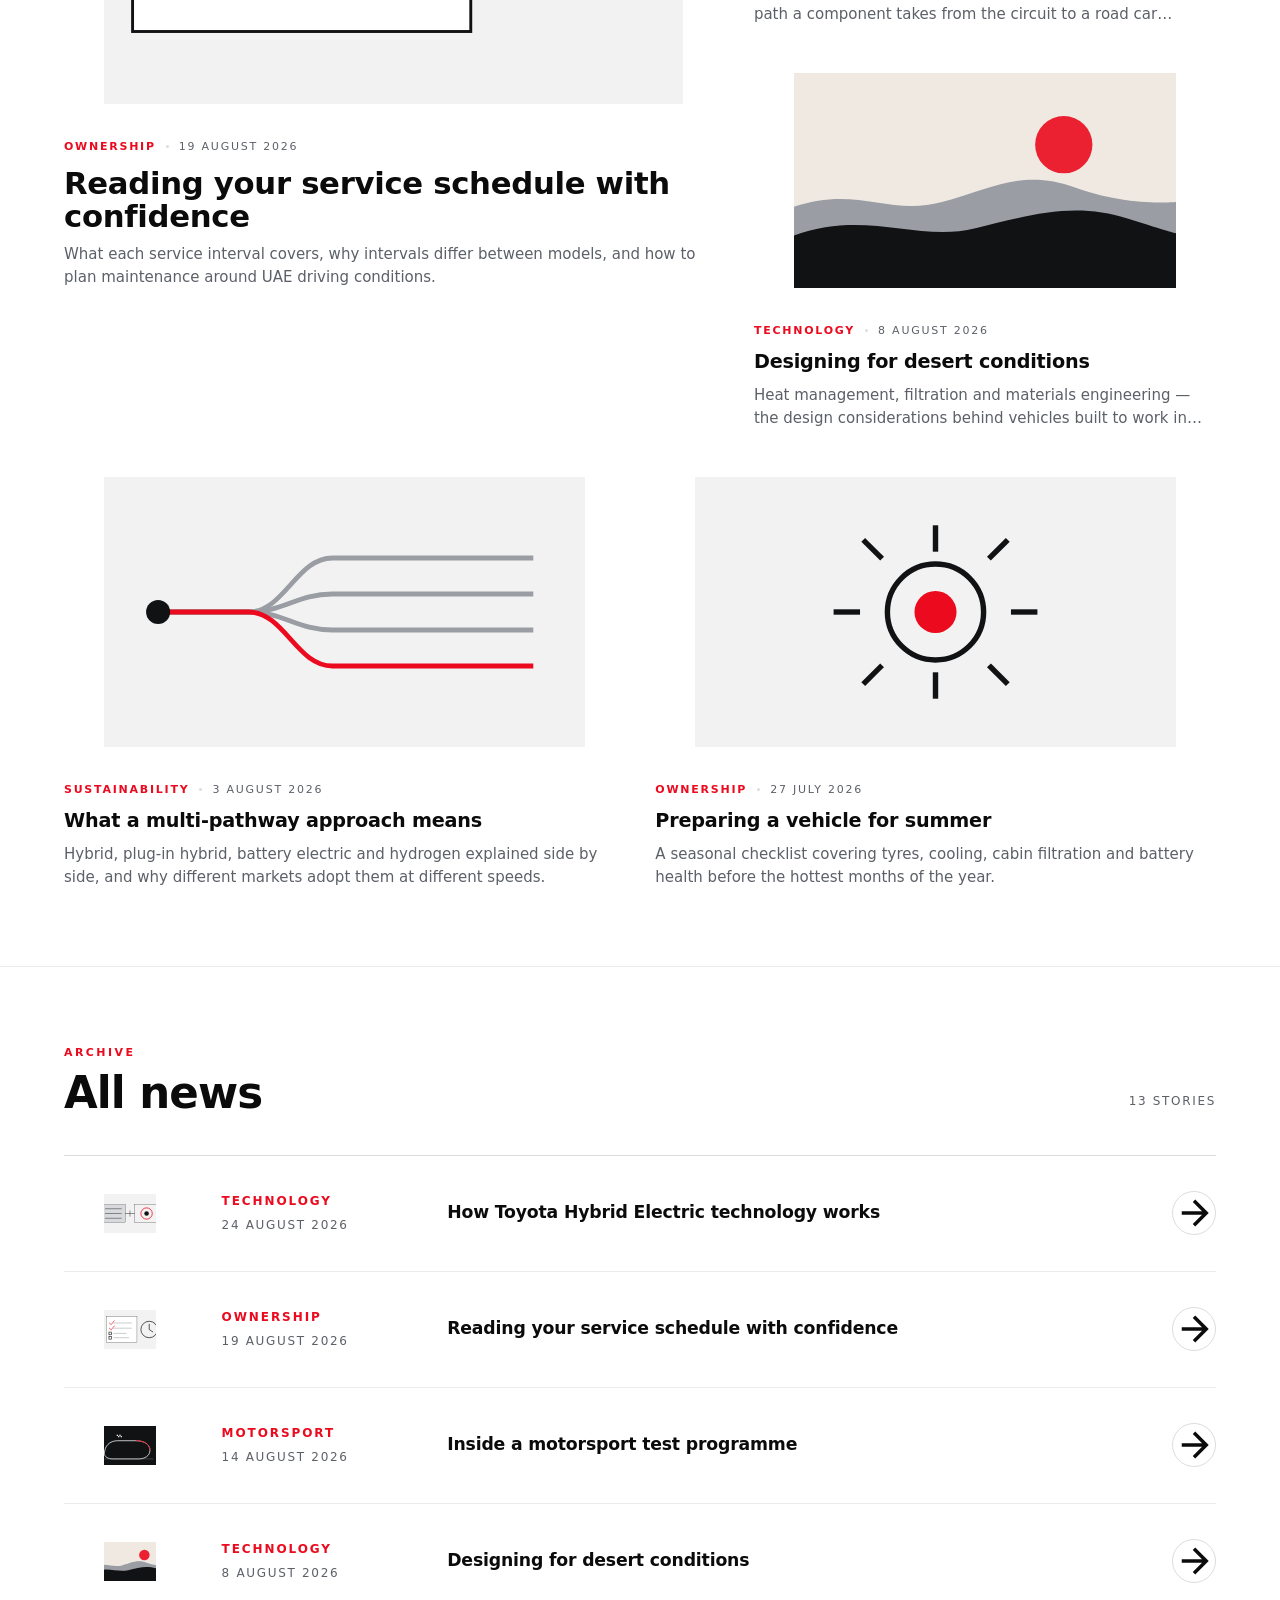
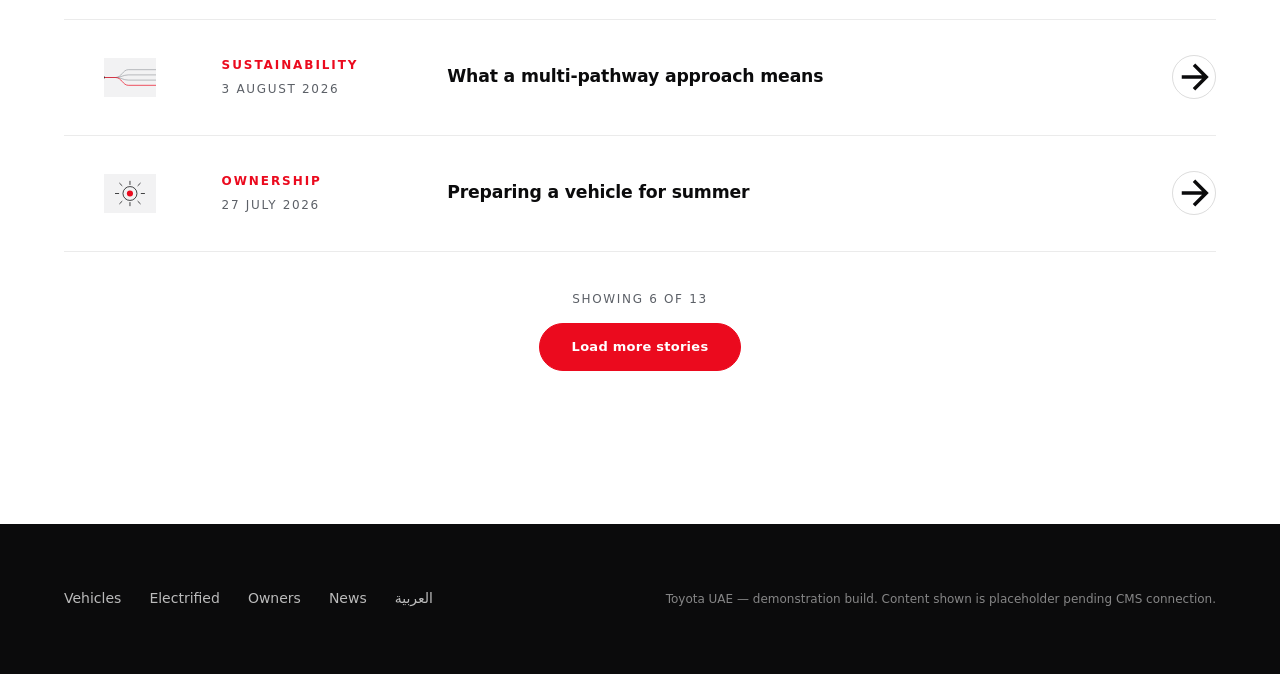
<file: en/news/index.html>
<!doctype html>
<html lang="en" dir="ltr">
<head>
  <meta charset="utf-8">
  <meta name="viewport" content="width=device-width, initial-scale=1">
  <title>Toyota News | Toyota UAE</title>
  <meta name="description" content="The latest stories, technology explainers and ownership guidance from Toyota in the United Arab Emirates.">
  <link rel="canonical" href="https://gewely.github.io/mohamed-gewely/en/news/">
  <link rel="alternate" hreflang="en" href="https://gewely.github.io/mohamed-gewely/en/news/">
  <link rel="alternate" hreflang="ar" href="https://gewely.github.io/mohamed-gewely/ar/news/">
  <link rel="alternate" hreflang="x-default" href="https://gewely.github.io/mohamed-gewely/en/news/">
  <meta property="og:type" content="website">
  <meta property="og:title" content="Toyota News | Toyota UAE">
  <meta property="og:description" content="The latest stories, technology explainers and ownership guidance from Toyota in the United Arab Emirates.">
  <meta property="og:url" content="https://gewely.github.io/mohamed-gewely/en/news/">
  <meta property="og:locale" content="en_AE">
  <meta property="og:locale:alternate" content="ar_AE">
  <link rel="stylesheet" href="../../assets/news/news.css?v=1">
  <!-- news:jsonld:start -->
    <script type="application/ld+json">{"@context":"https://schema.org","@type":"ItemList","name":"Toyota News | Toyota UAE","description":"The latest stories, technology explainers and ownership guidance from Toyota in the United Arab Emirates.","url":"https://gewely.github.io/mohamed-gewely/en/news/","numberOfItems":13,"itemListElement":[{"@type":"ListItem","position":1,"url":"https://gewely.github.io/mohamed-gewely/en/news/how-toyota-hybrid-electric-works/","name":"How Toyota Hybrid Electric technology works"},{"@type":"ListItem","position":2,"url":"https://gewely.github.io/mohamed-gewely/en/news/reading-your-service-schedule/","name":"Reading your service schedule with confidence"},{"@type":"ListItem","position":3,"url":"https://gewely.github.io/mohamed-gewely/en/news/inside-a-motorsport-test-programme/","name":"Inside a motorsport test programme"},{"@type":"ListItem","position":4,"url":"https://gewely.github.io/mohamed-gewely/en/news/designing-for-desert-conditions/","name":"Designing for desert conditions"},{"@type":"ListItem","position":5,"url":"https://gewely.github.io/mohamed-gewely/en/news/what-a-multi-pathway-approach-means/","name":"What a multi-pathway approach means"},{"@type":"ListItem","position":6,"url":"https://gewely.github.io/mohamed-gewely/en/news/preparing-a-vehicle-for-summer/","name":"Preparing a vehicle for summer"},{"@type":"ListItem","position":7,"url":"https://gewely.github.io/mohamed-gewely/en/news/the-thinking-behind-cabin-ergonomics/","name":"The thinking behind cabin ergonomics"},{"@type":"ListItem","position":8,"url":"https://gewely.github.io/mohamed-gewely/en/news/how-battery-materials-are-recovered/","name":"How battery materials are recovered"},{"@type":"ListItem","position":9,"url":"https://gewely.github.io/mohamed-gewely/en/news/a-short-history-of-the-land-cruiser-name/","name":"A short history of the Land Cruiser name"},{"@type":"ListItem","position":10,"url":"https://gewely.github.io/mohamed-gewely/en/news/understanding-driver-assistance-terms/","name":"Understanding driver assistance terms"},{"@type":"ListItem","position":11,"url":"https://gewely.github.io/mohamed-gewely/en/news/what-happens-during-a-vehicle-handover/","name":"What happens during a vehicle handover"},{"@type":"ListItem","position":12,"url":"https://gewely.github.io/mohamed-gewely/en/news/how-endurance-racing-shapes-road-cars/","name":"How endurance racing shapes road cars"},{"@type":"ListItem","position":13,"url":"https://gewely.github.io/mohamed-gewely/en/news/inside-a-quality-inspection-line/","name":"Inside a quality inspection line"}]}</script>
    <script type="application/ld+json">{"@context":"https://schema.org","@type":"BreadcrumbList","itemListElement":[{"@type":"ListItem","position":1,"name":"Home","item":"https://gewely.github.io/mohamed-gewely/"},{"@type":"ListItem","position":2,"name":"News","item":"https://gewely.github.io/mohamed-gewely/en/news/"}]}</script>
    <script type="application/ld+json">{"@context":"https://schema.org","@type":"NewsArticle","headline":"How Toyota Hybrid Electric technology works","description":"A plain-language explainer of how a self-charging hybrid powertrain combines a petrol engine and an electric motor, and what that means day to day.","inLanguage":"en-AE","datePublished":"2026-08-24","url":"https://gewely.github.io/mohamed-gewely/en/news/how-toyota-hybrid-electric-works/","mainEntityOfPage":"https://gewely.github.io/mohamed-gewely/en/news/how-toyota-hybrid-electric-works/","articleSection":"Technology","keywords":"hybrid, electrification, explainer","publisher":{"@type":"Organization","name":"Toyota UAE","logo":{"@type":"ImageObject","url":"https://gewely.github.io/mohamed-gewely/assets/news/media/toyota-mark.svg"}}}</script>
    <!-- news:jsonld:end -->
</head>
<body dir="ltr">
  <a class="skipLink" href="#main">Skip to content</a>

  <header class="topbar">
    <div class="wrap topbar__inner">
      <a class="logoGroup" href="../../index.html">
        <img src="../../assets/news/media/toyota-mark.svg" alt="Toyota UAE" width="52" height="34">
        <span>Toyota UAE</span>
      </a>

      <nav class="navlinks" id="primaryNav" aria-label="Primary">
        <a href="../../index.html">Vehicles</a>
        <a href="../../benchmark.html">Electrified</a>
        <a href="../../index.html">Owners</a>
        <a href="./" aria-current="page">News</a>
      </nav>

      <button type="button" class="navToggle" data-nav-toggle aria-expanded="false" aria-controls="primaryNav" aria-label="Menu">
        <svg viewBox="0 0 24 24" fill="none" stroke="currentColor" stroke-width="2" aria-hidden="true" focusable="false"><path d="M4 7h16M4 12h16M4 17h16"/></svg>
      </button>

      <div class="topActions">
        <a class="pill" href="../../ar/news/" lang="ar" hreflang="ar">العربية</a>
        <a class="pill red" href="../../index.html">Book a test drive</a>
      </div>
    </div>
  </header>

  <!-- news:start -->
    <main id="main" data-news data-page-size="6" data-image-missing="Image not available">
      <div class="pageHead"><div class="wrap"><nav class="crumbs" aria-label="Breadcrumb"><ol><li><a href="../../index.html">Home</a></li><li><a href="./" aria-current="page">News</a></li></ol></nav><h1>Toyota News</h1><p class="pageHead__intro">Stories, technology explainers and ownership guidance from Toyota in the United Arab Emirates. Browse the latest updates or search the full archive.</p></div></div><div class="toolbar"><div class="wrap toolbar__inner"><form class="search" role="search" action="./" method="get"><svg class="search__icon" viewBox="0 0 24 24" fill="none" stroke="currentColor" stroke-width="2" aria-hidden="true" focusable="false"><circle cx="11" cy="11" r="7"/><path d="m20 20-3.6-3.6"/></svg><label class="visuallyHidden" for="newsSearch">Search news</label><input id="newsSearch" name="q" type="search" data-search autocomplete="off" placeholder="Search stories, topics or tags"><button type="button" class="search__clear" data-search-clear aria-label="Clear search"><svg viewBox="0 0 24 24" fill="none" stroke="currentColor" stroke-width="2" aria-hidden="true" focusable="false"><path d="M6 6l12 12M18 6 6 18"/></svg></button></form><div class="filters" role="group" aria-label="Filter by category"><button type="button" class="pill" data-category="all" aria-pressed="true">All</button><button type="button" class="pill" data-category="company" aria-pressed="false">Company</button><button type="button" class="pill" data-category="technology" aria-pressed="false">Technology</button><button type="button" class="pill" data-category="motorsport" aria-pressed="false">Motorsport</button><button type="button" class="pill" data-category="ownership" aria-pressed="false">Ownership</button><button type="button" class="pill" data-category="sustainability" aria-pressed="false">Sustainability</button></div></div></div><section class="section featuredSection" aria-labelledby="featuredHeading"><div class="wrap"><h2 id="featuredHeading" class="visuallyHidden">Featured story</h2><article class="featured reveal"><figure class="media"><img src="../../assets/news/media/story-hybrid.svg" alt="Abstract illustration of a hybrid powertrain split between engine and electric motor" width="1600" height="900" loading="eager" decoding="async" fetchpriority="high" sizes="(max-width:720px) 100vw, 60vw" style="object-position:50% 45%"></figure><div class="featured__body"><p class="sectionTag">Featured story</p><p class="meta"><span class="meta__cat">Technology</span><span class="meta__sep" aria-hidden="true"></span><time datetime="2026-08-24">24 August 2026</time></p><h3 class="featured__title"><a class="cardLink" href="./how-toyota-hybrid-electric-works/">How Toyota Hybrid Electric technology works</a></h3><p class="featured__summary">A plain-language explainer of how a self-charging hybrid powertrain combines a petrol engine and an electric motor, and what that means day to day.</p><p class="featured__cta"><span class="pill red">Read the story</span></p></div></article></div></section><section class="section latestSection" aria-labelledby="latestHeading"><div class="wrap"><div class="sectionHead"><div><p class="sectionTag">Latest</p><h2 id="latestHeading" class="sectionTitle">Latest stories</h2></div></div><div class="latestGrid"><article class="story story--lead reveal"><figure class="media"><img src="../../assets/news/media/story-service.svg" alt="Abstract illustration of a service checklist and tools" width="1600" height="900" loading="lazy" decoding="async" sizes="(max-width:720px) 100vw, 55vw" style="object-position:50% 50%"></figure><div class="story__body"><p class="meta"><span class="meta__cat">Ownership</span><span class="meta__sep" aria-hidden="true"></span><time datetime="2026-08-19">19 August 2026</time></p><h3 class="story__title"><a class="cardLink" href="./reading-your-service-schedule/"><span>Reading your service schedule with confidence</span></a></h3><p class="story__summary">What each service interval covers, why intervals differ between models, and how to plan maintenance around UAE driving conditions.</p></div></article><article class="story story--side reveal"><figure class="media"><img src="../../assets/news/media/story-motorsport.svg" alt="Abstract illustration of a race circuit layout with timing markers" width="1600" height="900" loading="lazy" decoding="async" sizes="(max-width:720px) 100vw, 40vw" style="object-position:55% 50%"></figure><div class="story__body"><p class="meta"><span class="meta__cat">Motorsport</span><span class="meta__sep" aria-hidden="true"></span><time datetime="2026-08-14">14 August 2026</time></p><h3 class="story__title"><a class="cardLink" href="./inside-a-motorsport-test-programme/"><span>Inside a motorsport test programme</span></a></h3><p class="story__summary">How endurance testing shapes durability targets, and the path a component takes from the circuit to a road car specification.</p></div></article><article class="story story--side reveal"><figure class="media"><img src="../../assets/news/media/story-desert.svg" alt="Abstract illustration of dune ridges under a low sun" width="1600" height="900" loading="lazy" decoding="async" sizes="(max-width:720px) 100vw, 40vw" style="object-position:50% 60%"></figure><div class="story__body"><p class="meta"><span class="meta__cat">Technology</span><span class="meta__sep" aria-hidden="true"></span><time datetime="2026-08-08">8 August 2026</time></p><h3 class="story__title"><a class="cardLink" href="./designing-for-desert-conditions/"><span>Designing for desert conditions</span></a></h3><p class="story__summary">Heat management, filtration and materials engineering — the design considerations behind vehicles built to work in high ambient temperatures.</p></div></article><article class="story story--half reveal"><figure class="media"><img src="../../assets/news/media/story-pathways.svg" alt="Abstract illustration of four diverging routes" width="1600" height="900" loading="lazy" decoding="async" sizes="(max-width:720px) 100vw, 40vw" style="object-position:50% 50%"></figure><div class="story__body"><p class="meta"><span class="meta__cat">Sustainability</span><span class="meta__sep" aria-hidden="true"></span><time datetime="2026-08-03">3 August 2026</time></p><h3 class="story__title"><a class="cardLink" href="./what-a-multi-pathway-approach-means/"><span>What a multi-pathway approach means</span></a></h3><p class="story__summary">Hybrid, plug-in hybrid, battery electric and hydrogen explained side by side, and why different markets adopt them at different speeds.</p></div></article><article class="story story--half reveal"><figure class="media"><img src="../../assets/news/media/story-summer.svg" alt="Abstract illustration of a seasonal maintenance checklist" width="1600" height="900" loading="lazy" decoding="async" sizes="(max-width:720px) 100vw, 40vw" style="object-position:50% 50%"></figure><div class="story__body"><p class="meta"><span class="meta__cat">Ownership</span><span class="meta__sep" aria-hidden="true"></span><time datetime="2026-07-27">27 July 2026</time></p><h3 class="story__title"><a class="cardLink" href="./preparing-a-vehicle-for-summer/"><span>Preparing a vehicle for summer</span></a></h3><p class="story__summary">A seasonal checklist covering tyres, cooling, cabin filtration and battery health before the hottest months of the year.</p></div></article></div></div></section><section class="section archiveSection" aria-labelledby="archiveHeading"><div class="wrap"><div class="sectionHead"><div><p class="sectionTag">Archive</p><h2 id="archiveHeading" class="sectionTitle">All news</h2></div><p class="sectionCount" data-count data-template="{count} stories">13 stories</p></div><ol class="archiveList" data-archive><li class="archiveItem" data-category="technology" data-date="2026-08-24" data-index="0" data-search="How Toyota Hybrid Electric technology works A plain-language explainer of how a self-charging hybrid powertrain combines a petrol engine and an electric motor, and what that means day to day. Technology hybrid electrification explainer"><div class="archiveItem__thumb"><figure class="media"><img src="../../assets/news/media/story-hybrid.svg" alt="Abstract illustration of a hybrid powertrain split between engine and electric motor" width="1600" height="900" loading="lazy" decoding="async" sizes="132px" style="object-position:50% 45%"></figure></div><p class="archiveItem__date"><span class="meta__cat">Technology</span><time datetime="2026-08-24">24 August 2026</time></p><h3 class="archiveItem__title"><a class="cardLink" href="./how-toyota-hybrid-electric-works/">How Toyota Hybrid Electric technology works</a></h3><span class="archiveItem__go" aria-hidden="true"><svg viewBox="0 0 24 24" fill="none" stroke="currentColor" stroke-width="2" aria-hidden="true" focusable="false"><path d="M5 12h13M12 5l7 7-7 7"/></svg></span></li><li class="archiveItem" data-category="ownership" data-date="2026-08-19" data-index="1" data-search="Reading your service schedule with confidence What each service interval covers, why intervals differ between models, and how to plan maintenance around UAE driving conditions. Ownership service maintenance guide"><div class="archiveItem__thumb"><figure class="media"><img src="../../assets/news/media/story-service.svg" alt="Abstract illustration of a service checklist and tools" width="1600" height="900" loading="lazy" decoding="async" sizes="132px" style="object-position:50% 50%"></figure></div><p class="archiveItem__date"><span class="meta__cat">Ownership</span><time datetime="2026-08-19">19 August 2026</time></p><h3 class="archiveItem__title"><a class="cardLink" href="./reading-your-service-schedule/">Reading your service schedule with confidence</a></h3><span class="archiveItem__go" aria-hidden="true"><svg viewBox="0 0 24 24" fill="none" stroke="currentColor" stroke-width="2" aria-hidden="true" focusable="false"><path d="M5 12h13M12 5l7 7-7 7"/></svg></span></li><li class="archiveItem" data-category="motorsport" data-date="2026-08-14" data-index="2" data-search="Inside a motorsport test programme How endurance testing shapes durability targets, and the path a component takes from the circuit to a road car specification. Motorsport motorsport engineering testing"><div class="archiveItem__thumb"><figure class="media"><img src="../../assets/news/media/story-motorsport.svg" alt="Abstract illustration of a race circuit layout with timing markers" width="1600" height="900" loading="lazy" decoding="async" sizes="132px" style="object-position:55% 50%"></figure></div><p class="archiveItem__date"><span class="meta__cat">Motorsport</span><time datetime="2026-08-14">14 August 2026</time></p><h3 class="archiveItem__title"><a class="cardLink" href="./inside-a-motorsport-test-programme/">Inside a motorsport test programme</a></h3><span class="archiveItem__go" aria-hidden="true"><svg viewBox="0 0 24 24" fill="none" stroke="currentColor" stroke-width="2" aria-hidden="true" focusable="false"><path d="M5 12h13M12 5l7 7-7 7"/></svg></span></li><li class="archiveItem" data-category="technology" data-date="2026-08-08" data-index="3" data-search="Designing for desert conditions Heat management, filtration and materials engineering — the design considerations behind vehicles built to work in high ambient temperatures. Technology engineering climate durability"><div class="archiveItem__thumb"><figure class="media"><img src="../../assets/news/media/story-desert.svg" alt="Abstract illustration of dune ridges under a low sun" width="1600" height="900" loading="lazy" decoding="async" sizes="132px" style="object-position:50% 60%"></figure></div><p class="archiveItem__date"><span class="meta__cat">Technology</span><time datetime="2026-08-08">8 August 2026</time></p><h3 class="archiveItem__title"><a class="cardLink" href="./designing-for-desert-conditions/">Designing for desert conditions</a></h3><span class="archiveItem__go" aria-hidden="true"><svg viewBox="0 0 24 24" fill="none" stroke="currentColor" stroke-width="2" aria-hidden="true" focusable="false"><path d="M5 12h13M12 5l7 7-7 7"/></svg></span></li><li class="archiveItem" data-category="sustainability" data-date="2026-08-03" data-index="4" data-search="What a multi-pathway approach means Hybrid, plug-in hybrid, battery electric and hydrogen explained side by side, and why different markets adopt them at different speeds. Sustainability electrification hydrogen explainer"><div class="archiveItem__thumb"><figure class="media"><img src="../../assets/news/media/story-pathways.svg" alt="Abstract illustration of four diverging routes" width="1600" height="900" loading="lazy" decoding="async" sizes="132px" style="object-position:50% 50%"></figure></div><p class="archiveItem__date"><span class="meta__cat">Sustainability</span><time datetime="2026-08-03">3 August 2026</time></p><h3 class="archiveItem__title"><a class="cardLink" href="./what-a-multi-pathway-approach-means/">What a multi-pathway approach means</a></h3><span class="archiveItem__go" aria-hidden="true"><svg viewBox="0 0 24 24" fill="none" stroke="currentColor" stroke-width="2" aria-hidden="true" focusable="false"><path d="M5 12h13M12 5l7 7-7 7"/></svg></span></li><li class="archiveItem" data-category="ownership" data-date="2026-07-27" data-index="5" data-search="Preparing a vehicle for summer A seasonal checklist covering tyres, cooling, cabin filtration and battery health before the hottest months of the year. Ownership guide seasonal maintenance"><div class="archiveItem__thumb"><figure class="media"><img src="../../assets/news/media/story-summer.svg" alt="Abstract illustration of a seasonal maintenance checklist" width="1600" height="900" loading="lazy" decoding="async" sizes="132px" style="object-position:50% 50%"></figure></div><p class="archiveItem__date"><span class="meta__cat">Ownership</span><time datetime="2026-07-27">27 July 2026</time></p><h3 class="archiveItem__title"><a class="cardLink" href="./preparing-a-vehicle-for-summer/">Preparing a vehicle for summer</a></h3><span class="archiveItem__go" aria-hidden="true"><svg viewBox="0 0 24 24" fill="none" stroke="currentColor" stroke-width="2" aria-hidden="true" focusable="false"><path d="M5 12h13M12 5l7 7-7 7"/></svg></span></li><li class="archiveItem" data-category="technology" data-date="2026-07-20" data-index="6" data-search="The thinking behind cabin ergonomics Seat position, sightlines and control placement — how interior packaging decisions are tested long before a cabin reaches production. Technology design interior engineering"><div class="archiveItem__thumb"><figure class="media"><img src="../../assets/news/media/story-cabin.svg" alt="Abstract illustration of a cabin layout seen from above" width="1600" height="900" loading="lazy" decoding="async" sizes="132px" style="object-position:50% 50%"></figure></div><p class="archiveItem__date"><span class="meta__cat">Technology</span><time datetime="2026-07-20">20 July 2026</time></p><h3 class="archiveItem__title"><a class="cardLink" href="./the-thinking-behind-cabin-ergonomics/">The thinking behind cabin ergonomics</a></h3><span class="archiveItem__go" aria-hidden="true"><svg viewBox="0 0 24 24" fill="none" stroke="currentColor" stroke-width="2" aria-hidden="true" focusable="false"><path d="M5 12h13M12 5l7 7-7 7"/></svg></span></li><li class="archiveItem" data-category="sustainability" data-date="2026-07-13" data-index="7" data-search="How battery materials are recovered An overview of collection, second-life applications and material recovery, and the role each stage plays in a circular supply chain. Sustainability batteries recycling explainer"><div class="archiveItem__thumb"><figure class="media"><img src="../../assets/news/media/story-battery.svg" alt="Abstract illustration of a circular material recovery loop" width="1600" height="900" loading="lazy" decoding="async" sizes="132px" style="object-position:50% 50%"></figure></div><p class="archiveItem__date"><span class="meta__cat">Sustainability</span><time datetime="2026-07-13">13 July 2026</time></p><h3 class="archiveItem__title"><a class="cardLink" href="./how-battery-materials-are-recovered/">How battery materials are recovered</a></h3><span class="archiveItem__go" aria-hidden="true"><svg viewBox="0 0 24 24" fill="none" stroke="currentColor" stroke-width="2" aria-hidden="true" focusable="false"><path d="M5 12h13M12 5l7 7-7 7"/></svg></span></li><li class="archiveItem" data-category="company" data-date="2026-07-06" data-index="8" data-search="A short history of the Land Cruiser name Where the name came from, how it travelled across generations, and why it remains a reference point for durability. Company heritage history"><div class="archiveItem__thumb"><figure class="media media--empty"><span>Image not available</span></figure></div><p class="archiveItem__date"><span class="meta__cat">Company</span><time datetime="2026-07-06">6 July 2026</time></p><h3 class="archiveItem__title"><a class="cardLink" href="./a-short-history-of-the-land-cruiser-name/">A short history of the Land Cruiser name</a></h3><span class="archiveItem__go" aria-hidden="true"><svg viewBox="0 0 24 24" fill="none" stroke="currentColor" stroke-width="2" aria-hidden="true" focusable="false"><path d="M5 12h13M12 5l7 7-7 7"/></svg></span></li><li class="archiveItem" data-category="technology" data-date="2026-06-29" data-index="9" data-search="Understanding driver assistance terms Adaptive cruise, lane tracing, pre-collision — a glossary of the assistance features drivers encounter, and what each one actually does. Technology safety glossary explainer"><div class="archiveItem__thumb"><figure class="media"><img src="../../assets/news/media/story-assist.svg" alt="Abstract illustration of sensing arcs projected ahead of a vehicle" width="1600" height="900" loading="lazy" decoding="async" sizes="132px" style="object-position:50% 50%"></figure></div><p class="archiveItem__date"><span class="meta__cat">Technology</span><time datetime="2026-06-29">29 June 2026</time></p><h3 class="archiveItem__title"><a class="cardLink" href="./understanding-driver-assistance-terms/">Understanding driver assistance terms</a></h3><span class="archiveItem__go" aria-hidden="true"><svg viewBox="0 0 24 24" fill="none" stroke="currentColor" stroke-width="2" aria-hidden="true" focusable="false"><path d="M5 12h13M12 5l7 7-7 7"/></svg></span></li><li class="archiveItem" data-category="ownership" data-date="2026-06-22" data-index="10" data-search="What happens during a vehicle handover A step-by-step look at the handover appointment, the documents involved and the settings worth configuring before the first drive. Ownership guide ownership"><div class="archiveItem__thumb"><figure class="media"><img src="../../assets/news/media/story-handover.svg" alt="Abstract illustration of a key and document handover" width="1600" height="900" loading="lazy" decoding="async" sizes="132px" style="object-position:50% 50%"></figure></div><p class="archiveItem__date"><span class="meta__cat">Ownership</span><time datetime="2026-06-22">22 June 2026</time></p><h3 class="archiveItem__title"><a class="cardLink" href="./what-happens-during-a-vehicle-handover/">What happens during a vehicle handover</a></h3><span class="archiveItem__go" aria-hidden="true"><svg viewBox="0 0 24 24" fill="none" stroke="currentColor" stroke-width="2" aria-hidden="true" focusable="false"><path d="M5 12h13M12 5l7 7-7 7"/></svg></span></li><li class="archiveItem" data-category="motorsport" data-date="2026-06-15" data-index="11" data-search="How endurance racing shapes road cars Cooling, aerodynamics and reliability targets set on the circuit, and the engineering path those lessons take into production models. Motorsport motorsport engineering"><div class="archiveItem__thumb"><figure class="media"><img src="../../assets/news/media/story-endurance.svg" alt="Abstract illustration of a long-distance racing stint timeline" width="1600" height="900" loading="lazy" decoding="async" sizes="132px" style="object-position:45% 50%"></figure></div><p class="archiveItem__date"><span class="meta__cat">Motorsport</span><time datetime="2026-06-15">15 June 2026</time></p><h3 class="archiveItem__title"><a class="cardLink" href="./how-endurance-racing-shapes-road-cars/">How endurance racing shapes road cars</a></h3><span class="archiveItem__go" aria-hidden="true"><svg viewBox="0 0 24 24" fill="none" stroke="currentColor" stroke-width="2" aria-hidden="true" focusable="false"><path d="M5 12h13M12 5l7 7-7 7"/></svg></span></li><li class="archiveItem" data-category="company" data-date="2026-06-08" data-index="12" data-search="Inside a quality inspection line The checks a vehicle passes through before it leaves the line, and how inspection data feeds back into the production process. Company manufacturing quality"><div class="archiveItem__thumb"><figure class="media"><img src="../../assets/news/media/story-quality.svg" alt="Abstract illustration of an inspection grid with measurement points" width="1600" height="900" loading="lazy" decoding="async" sizes="132px" style="object-position:50% 50%"></figure></div><p class="archiveItem__date"><span class="meta__cat">Company</span><time datetime="2026-06-08">8 June 2026</time></p><h3 class="archiveItem__title"><a class="cardLink" href="./inside-a-quality-inspection-line/">Inside a quality inspection line</a></h3><span class="archiveItem__go" aria-hidden="true"><svg viewBox="0 0 24 24" fill="none" stroke="currentColor" stroke-width="2" aria-hidden="true" focusable="false"><path d="M5 12h13M12 5l7 7-7 7"/></svg></span></li></ol><div class="moreBar js-only" data-more-bar><p class="moreBar__status" data-more-status data-template="Showing {shown} of {total}"></p><button type="button" class="pill red" data-load-more>Load more stories</button></div><p class="visuallyHidden" role="status" aria-live="polite" data-live data-template="{count} stories found"></p></div></section><section class="noResults" data-no-results aria-labelledby="noResultsHeading"><div class="wrap"><h2 id="noResultsHeading">No stories match your search</h2><p>Try a different keyword, or clear the filters to see every story.</p><button type="button" class="pill red" data-reset>Clear filters</button></div></section>
    </main>
    <!-- news:end -->

  <footer class="siteFooter">
    <div class="wrap siteFooter__inner">
      <nav aria-label="Footer">
        <a href="../../index.html">Vehicles</a>
        <a href="../../benchmark.html">Electrified</a>
        <a href="../../index.html">Owners</a>
        <a href="./">News</a>
        <a href="../../ar/news/" lang="ar" hreflang="ar">العربية</a>
      </nav>
      <p class="siteFooter__note">Toyota UAE — demonstration build. Content shown is placeholder pending CMS connection.</p>
    </div>
  </footer>

  <script src="../../assets/news/news.js?v=1" defer></script>
</body>
</html>
</file>
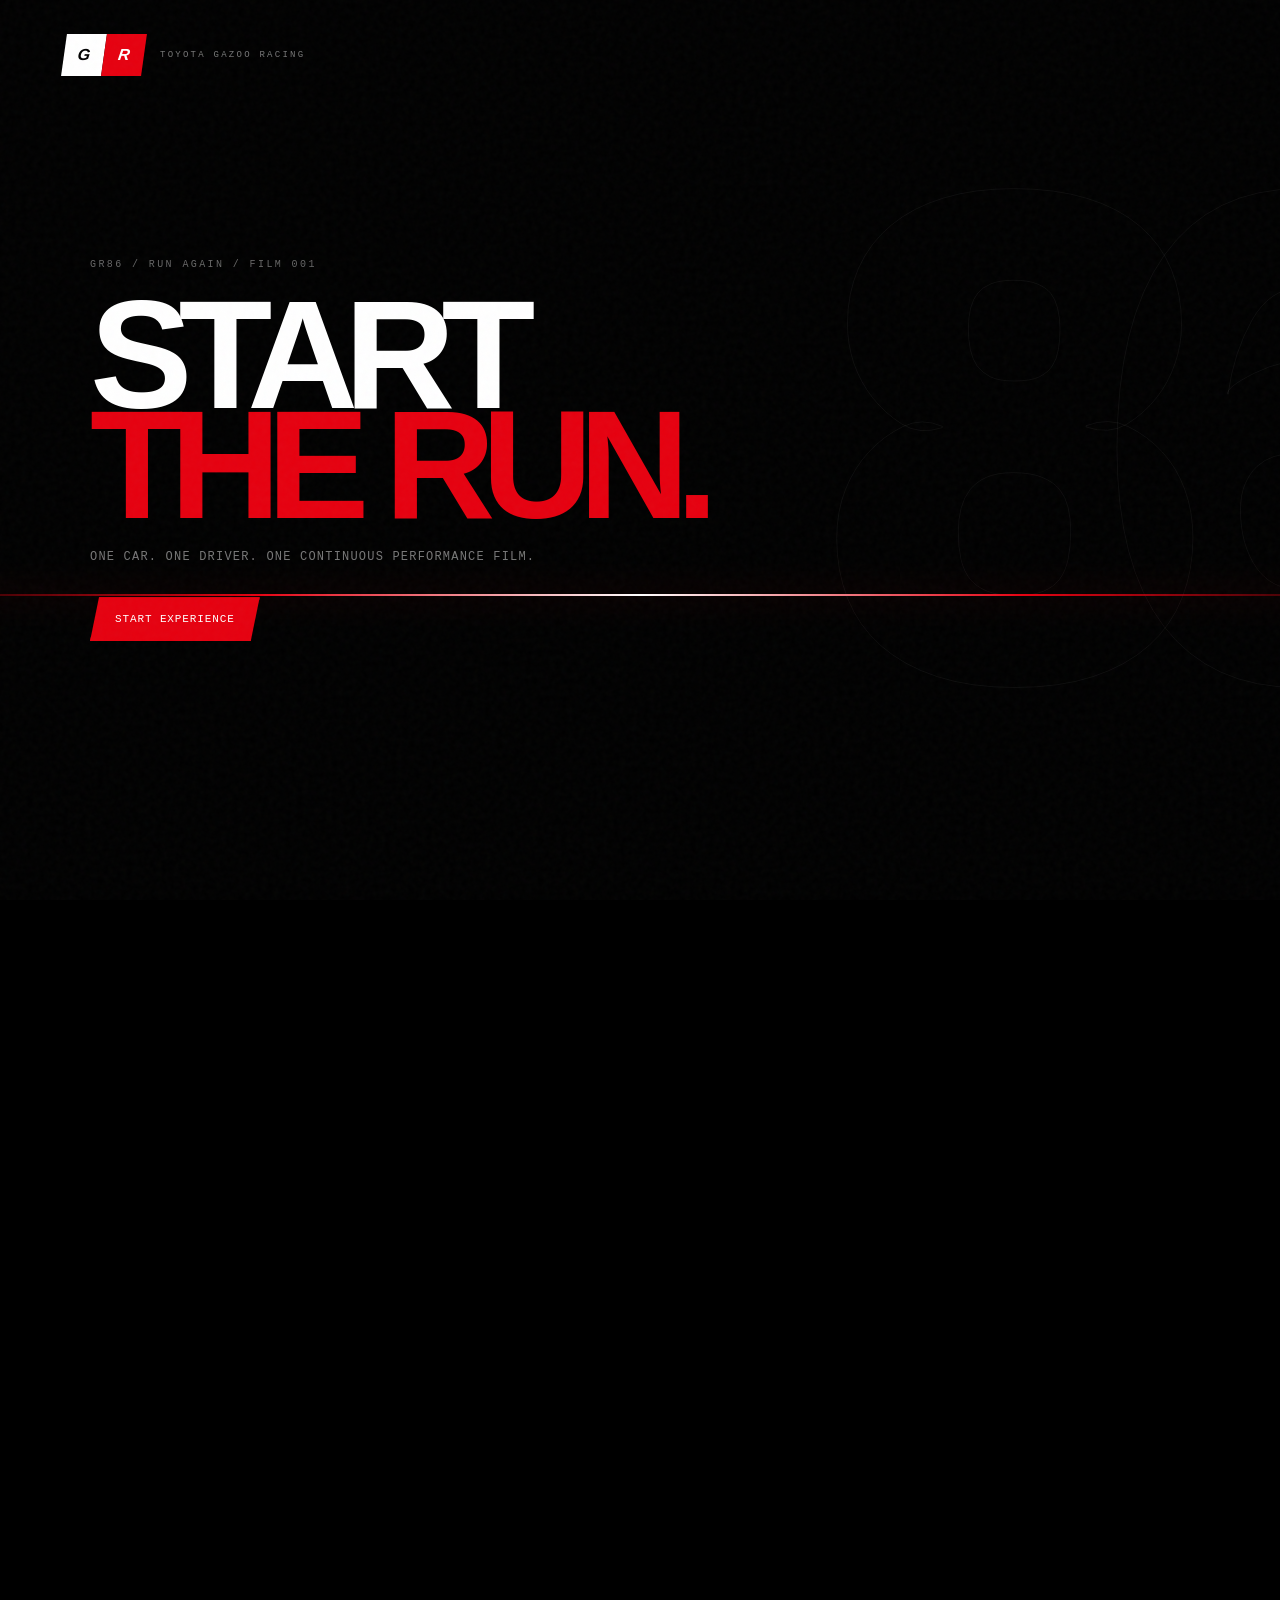
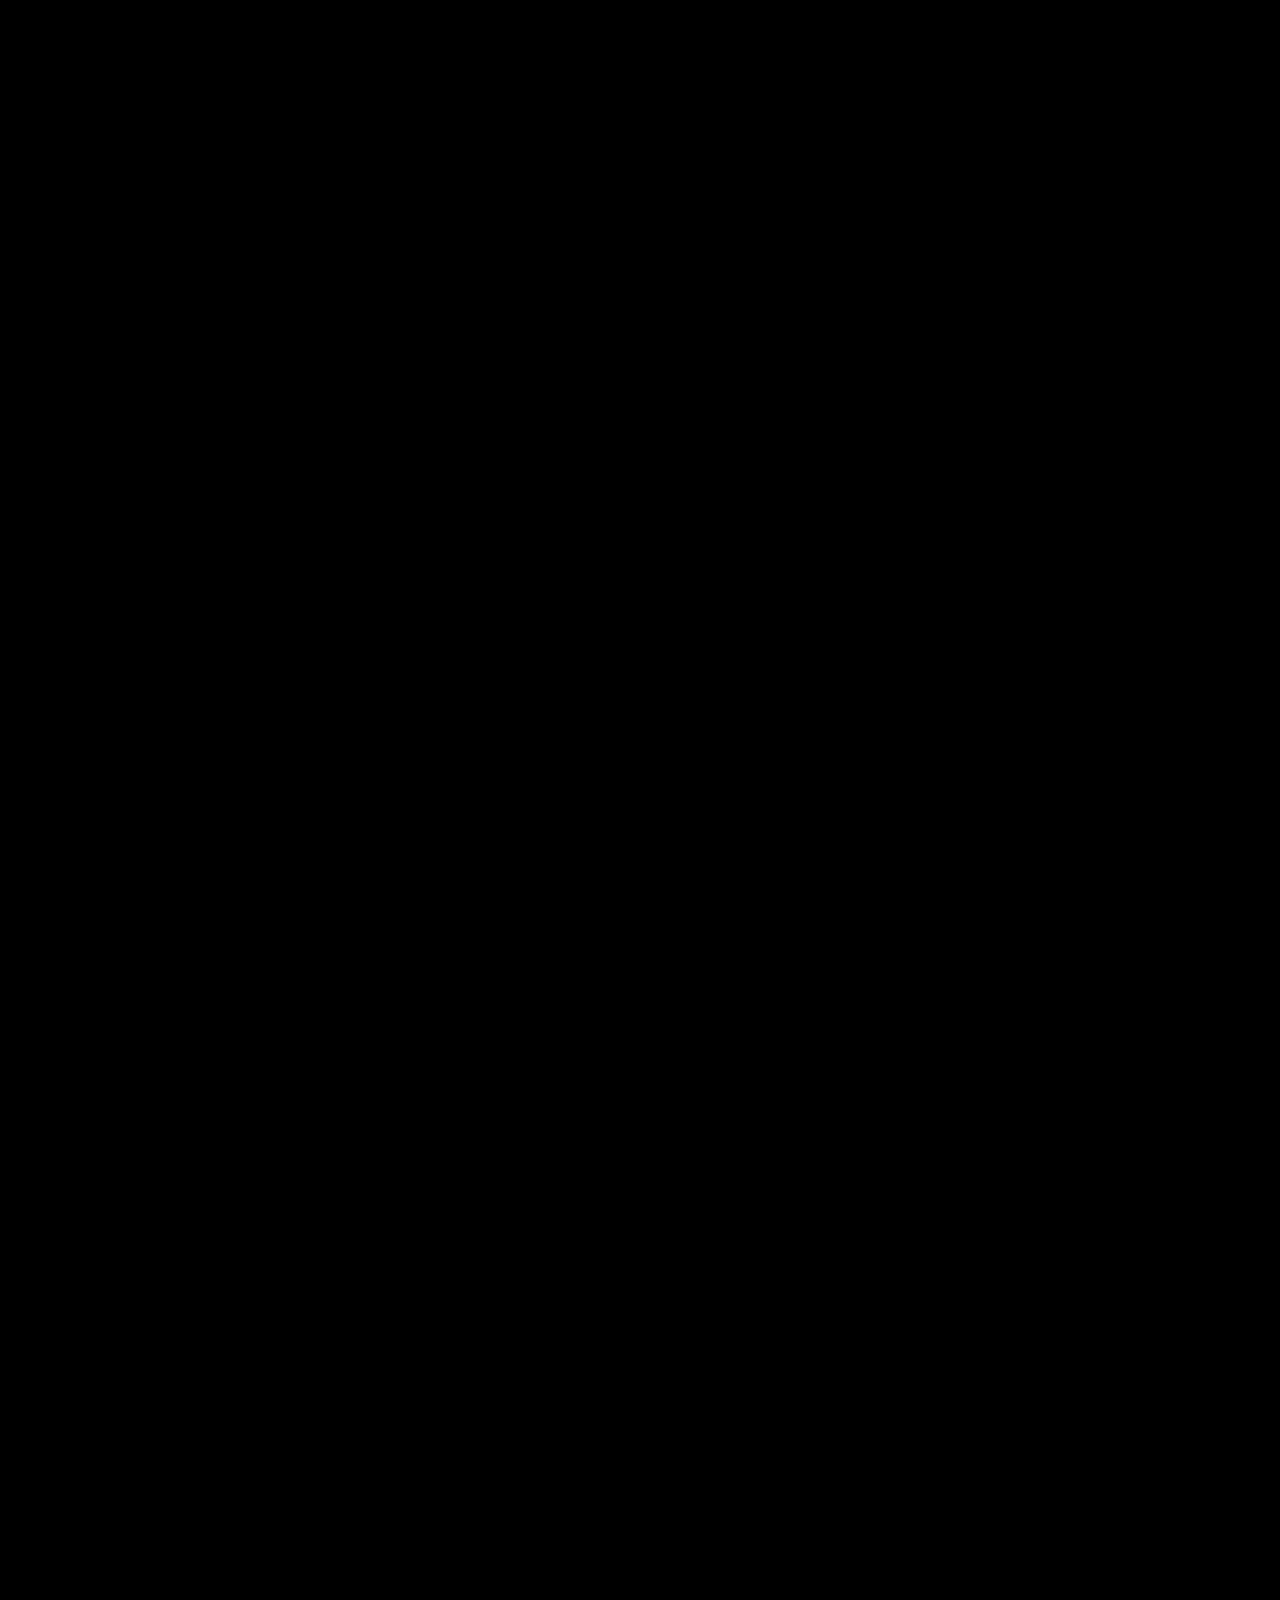
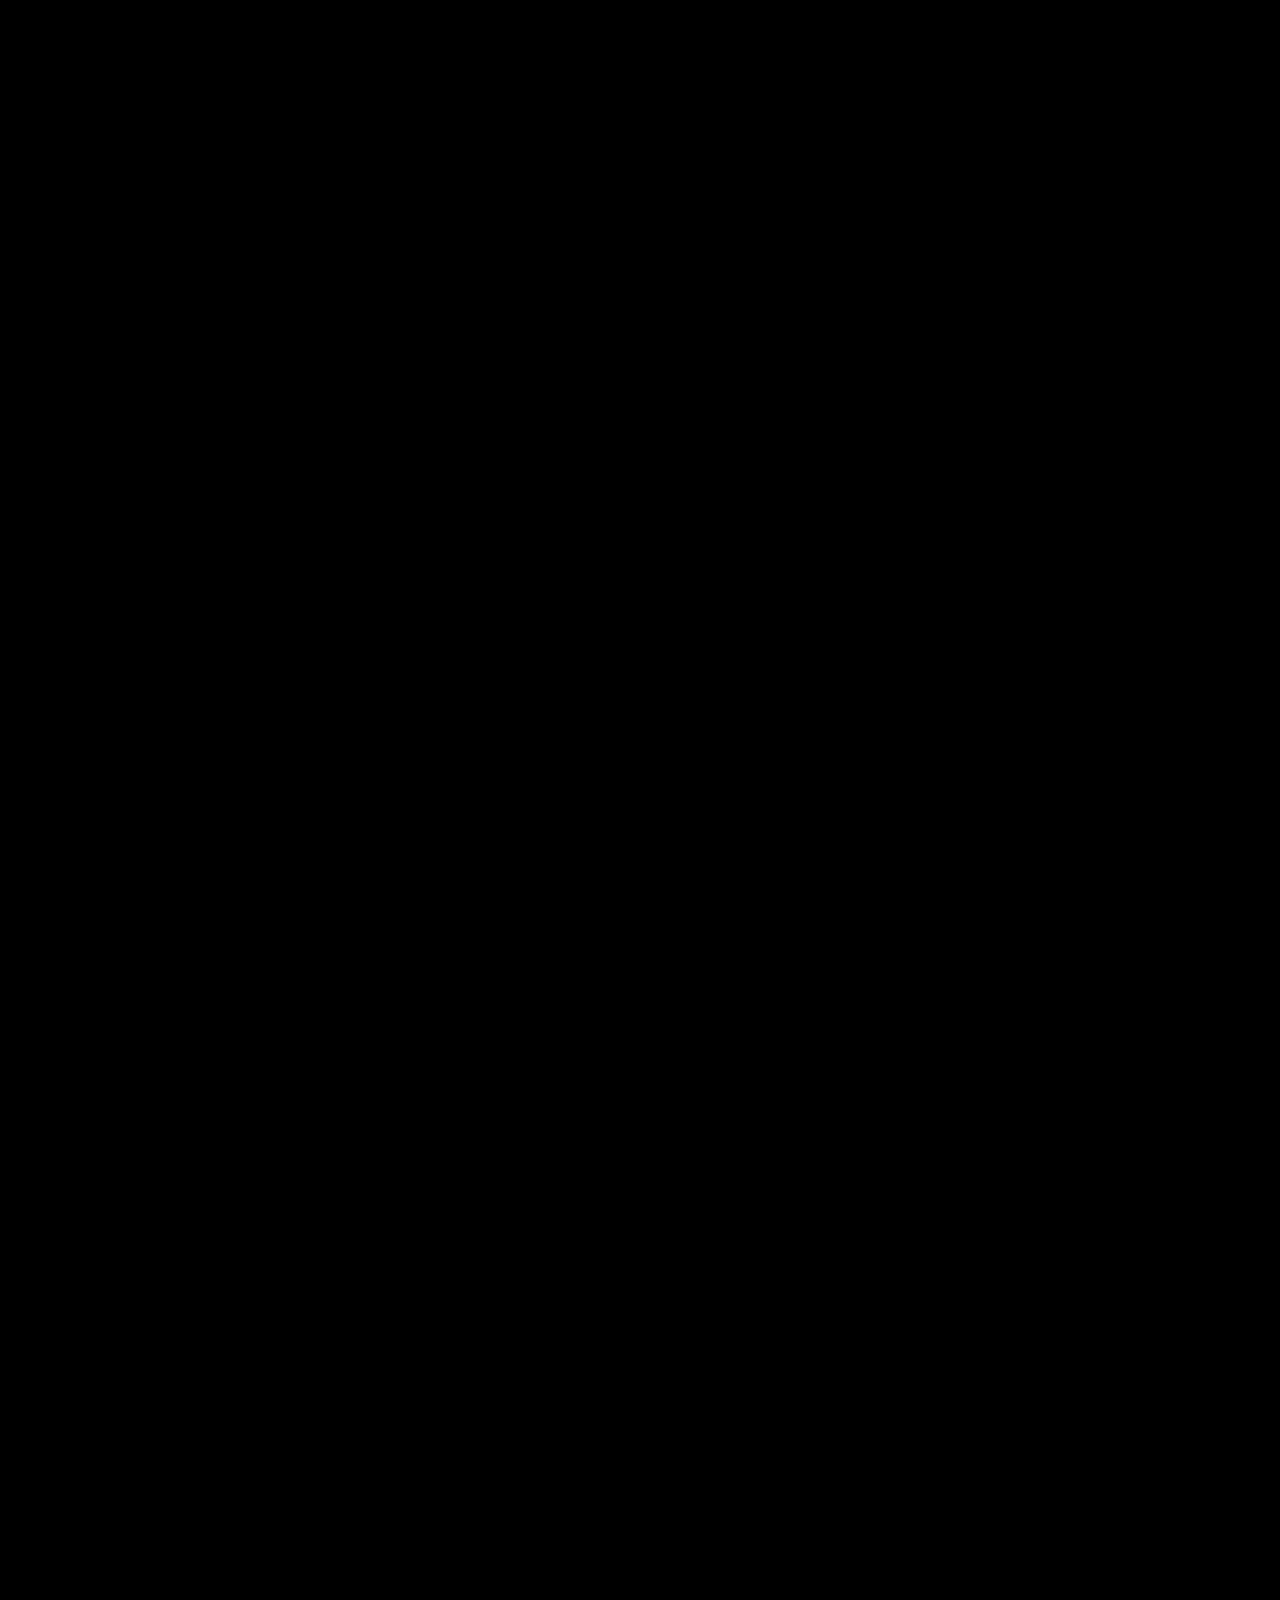
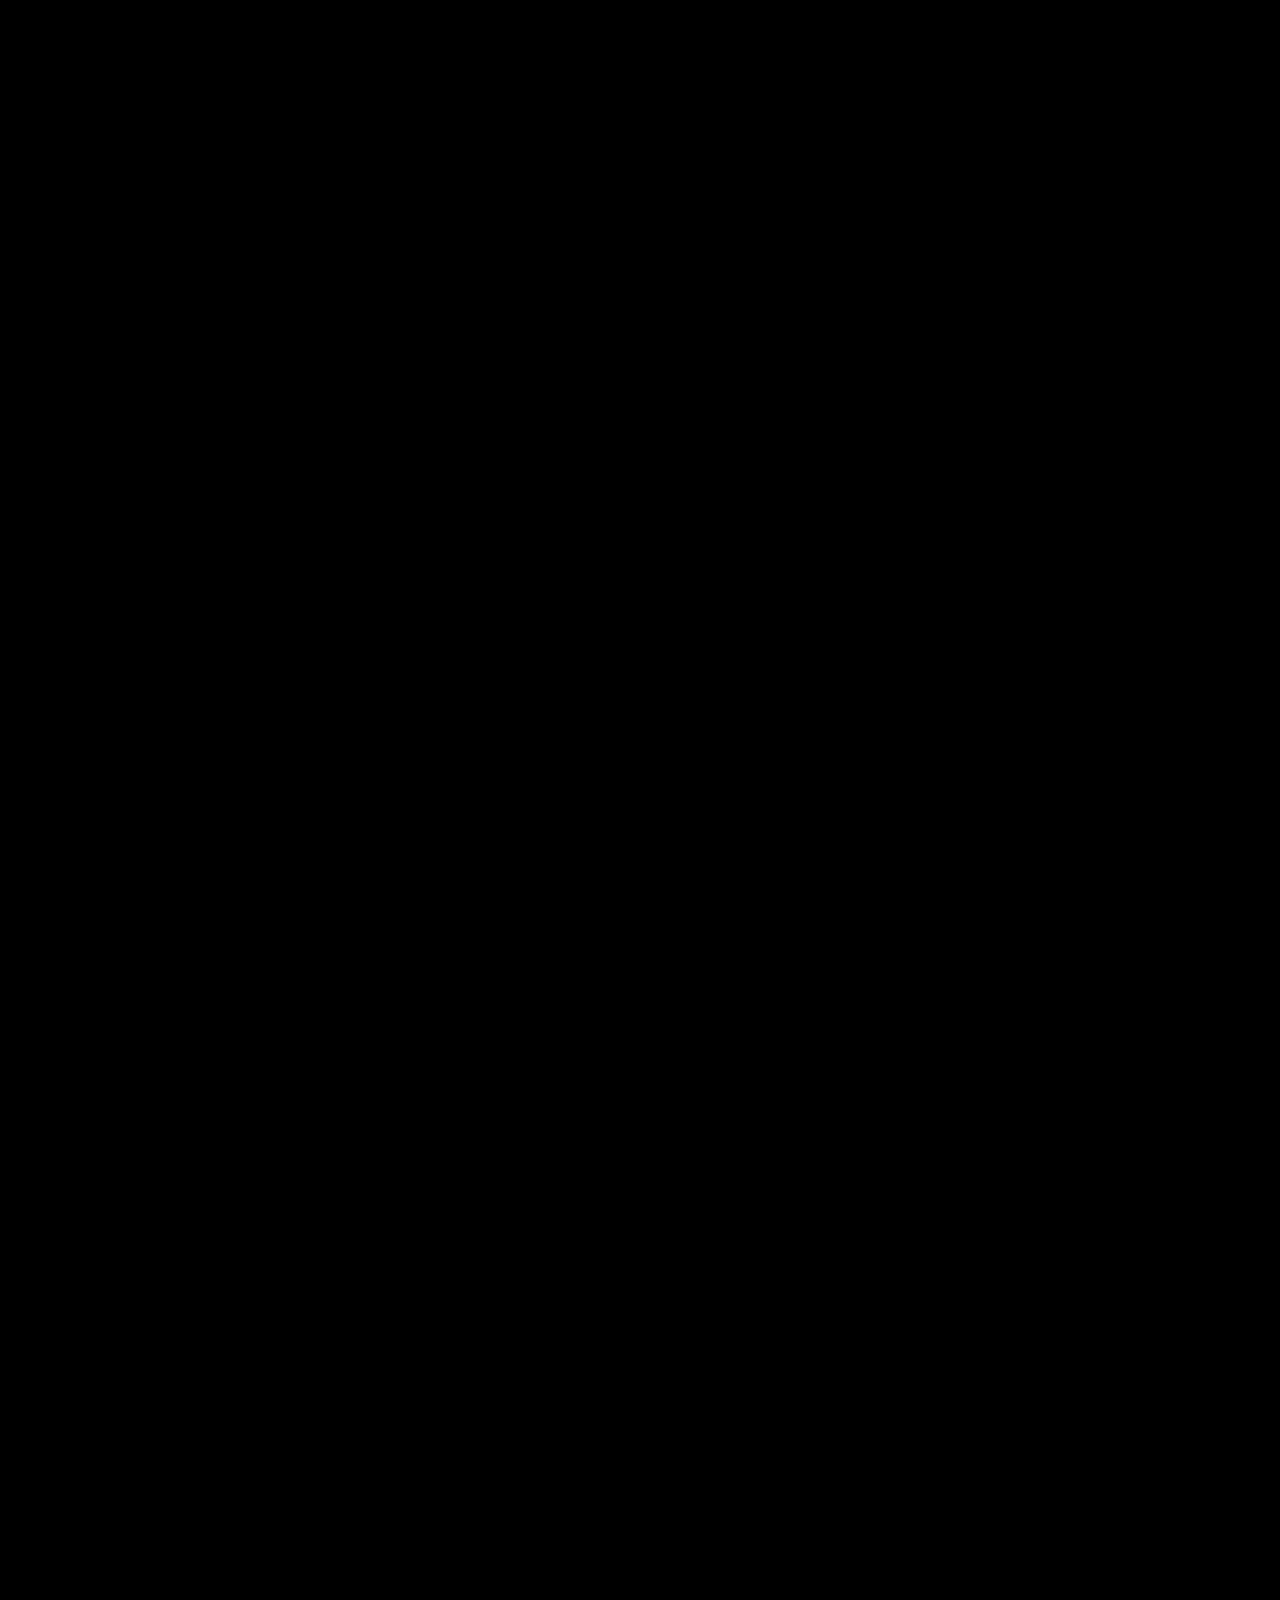
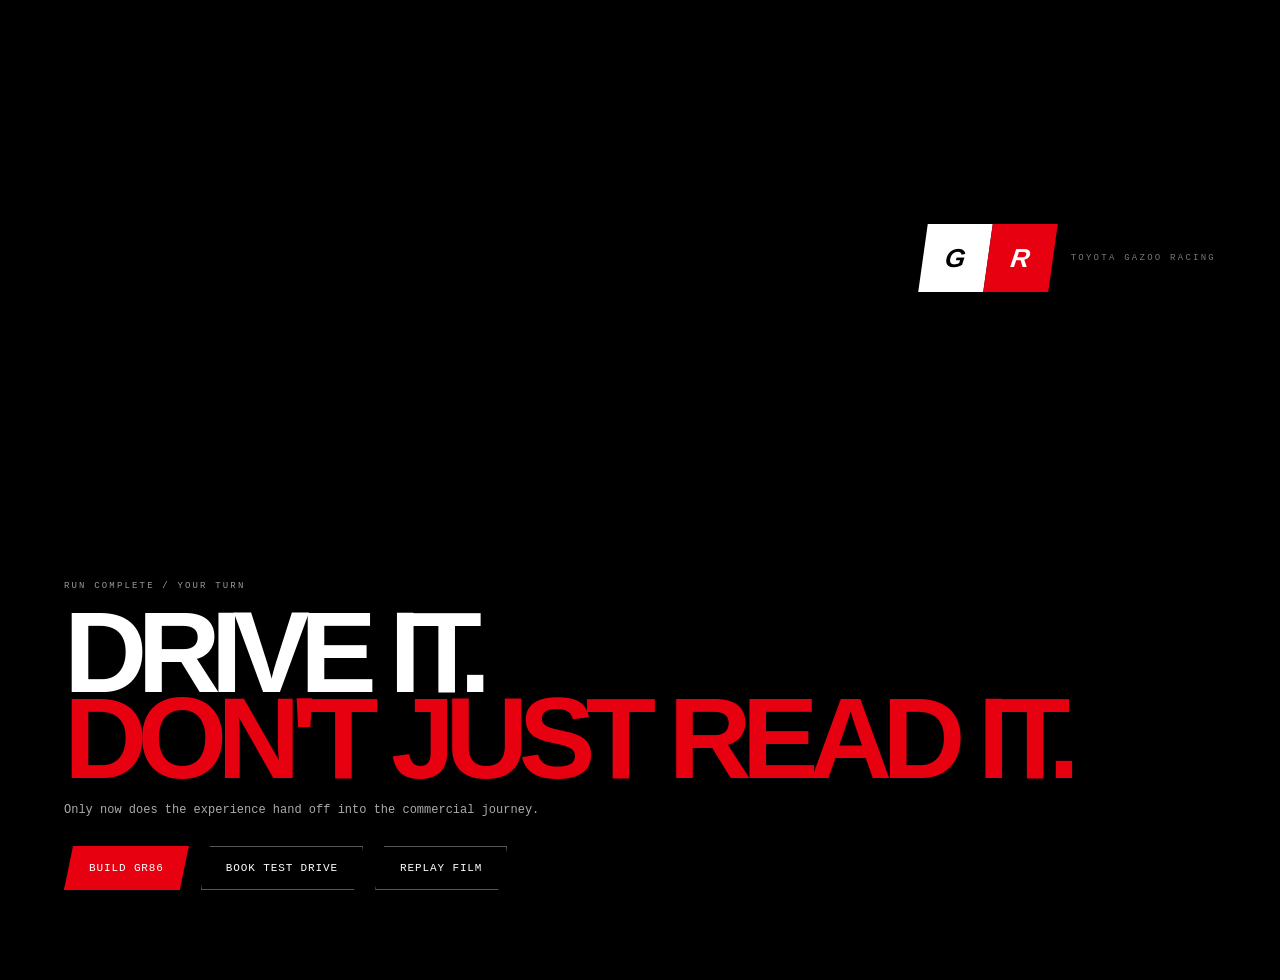
<file: benchmark.html>
<!doctype html>
<html lang="en">
<head>
  <meta charset="utf-8"/>
  <meta name="viewport" content="width=device-width,initial-scale=1,viewport-fit=cover"/>
  <meta name="theme-color" content="#000000"/>
  <title>GR86 — RUN AGAIN / Benchmark Film</title>
  <link rel="stylesheet" href="./benchmark.css?v=1"/>
</head>
<body>
  <div class="film-grain" aria-hidden="true"></div>

  <section class="gate" id="gate">
    <div class="gate-mark"><span class="gr-badge"><b>G</b><b>R</b></span><small>TOYOTA GAZOO RACING</small></div>
    <div class="gate-copy">
      <div class="gate-code">GR86 / RUN AGAIN / FILM 001</div>
      <h1>START<br><em>THE RUN.</em></h1>
      <p>One car. One driver. One continuous performance film.</p>
      <button id="startFilm" class="tgr-button red">START EXPERIENCE</button>
    </div>
    <div class="gate-86">86</div>
    <div class="gate-line"></div>
  </section>

  <header class="film-ui" id="filmUI">
    <div class="film-brand"><span class="gr-badge mini"><b>G</b><b>R</b></span><strong>GR86</strong></div>
    <div class="film-status"><span id="chapterLabel">IGNITION</span><i></i><span id="timecode">00:00:00</span></div>
    <div class="film-progress"><i id="filmProgress"></i></div>
  </header>

  <main>
    <section class="timeline" id="timeline">
      <div class="stage" id="stage">
        <div class="scene scene-a active" data-scene="0">
          <div class="shot shot-a"></div>
          <div class="grade"></div>
          <div class="headlights"><i></i><i></i></div>
          <div class="scan"></div>
          <div class="title-lockup">
            <span>GR86 / IGNITION</span>
            <h2>BUILT<br>TO RESPOND.</h2>
            <p>Low. Light. Rear-wheel drive. Everything begins with the next input.</p>
          </div>
          <div class="scroll-cue"><span>SCROLL TO DRIVE</span><i></i></div>
        </div>

        <div class="scene scene-b" data-scene="1">
          <div class="shot shot-b"></div>
          <div class="grade"></div>
          <div class="chapter-copy left">
            <span>01 / ENGINE</span>
            <h2>2.4L<br>BOXER.</h2>
            <p>Power stays low in the chassis. The response stays close to the driver.</p>
          </div>
          <div class="engine-window" id="engineWindow">
            <div class="engine-core"><b>2.4</b><span>BOXER</span></div>
            <div class="pulse-line"></div>
          </div>
          <div class="telemetry">
            <div><small>LAYOUT</small><strong>FR</strong></div>
            <div><small>DRIVE</small><strong>RWD</strong></div>
            <div><small>GEARBOX</small><strong>6AT</strong></div>
          </div>
        </div>

        <div class="scene scene-c" data-scene="2">
          <div class="shot shot-c"></div>
          <div class="grade"></div>
          <div class="chapter-copy right">
            <span>02 / BALANCE</span>
            <h2>POWER<br>TO THE REAR.</h2>
            <p>The line from throttle to rear axle should feel obvious — visually and physically.</p>
          </div>
          <svg class="power-map" viewBox="0 0 1000 600" preserveAspectRatio="none" aria-hidden="true">
            <path class="chassis-line" d="M140 300 C 300 300, 360 300, 470 300 S 650 300, 820 300"/>
            <path class="power-line" id="powerLine" d="M140 300 C 300 300, 360 300, 470 300 S 650 300, 820 300"/>
            <circle cx="150" cy="300" r="13"/>
            <circle cx="835" cy="300" r="13"/>
          </svg>
          <div class="balance-cross"><i></i><i></i><b>LOW CG</b></div>
        </div>

        <div class="scene scene-d" data-scene="3">
          <div class="shot shot-d"></div>
          <div class="grade"></div>
          <div class="chapter-copy left">
            <span>03 / RUN AGAIN</span>
            <h2>INPUT.<br>RESPONSE.</h2>
            <p>Scroll drives the camera. Pointer movement shifts the frame. The car remains the subject.</p>
          </div>
          <div class="speed-lines" aria-hidden="true"></div>
          <div class="lap-data">
            <small>LAP 02</small><strong id="lapTime">00:47.638</strong><span>SECTOR 02&nbsp;&nbsp; -0.021</span>
          </div>
        </div>

        <div class="scene scene-e" data-scene="4">
          <div class="shot shot-e"></div>
          <div class="grade"></div>
          <div class="sound-copy">
            <span>04 / SOUND</span>
            <h2>HOLD<br>TO REV.</h2>
            <p>Press and hold. Release to let the engine settle.</p>
          </div>
          <button class="rev-control" id="revControl" aria-label="Hold to rev engine">
            <span class="rev-ring"></span>
            <strong id="rpm">900</strong>
            <small>RPM</small>
            <em>HOLD</em>
          </button>
          <div class="wave" id="wave"></div>
        </div>

        <div class="scene scene-f" data-scene="5">
          <div class="gallery-title"><span>05 / THE MACHINE</span><h2>FRAME<br>BY FRAME.</h2></div>
          <div class="filmstrip" id="filmstrip">
            <button data-shot="0" style="--bg:url('https://mma.prnewswire.com/media/1595896/Toyota_2022_GR.jpg?p=facebook')"><span>001</span></button>
            <button data-shot="1" style="--bg:url('https://client.presspage.com/download/1008621/20210405-gr86-int-02.jpg?hash=9d54c664b7a8b6a1380b75c2ae6d5aa01e784ba5')"><span>014</span></button>
            <button data-shot="2" style="--bg:url('https://global.toyota/pages/news/images/2021/10/28/0900/rendition/20211028_01_19_W610_H407.jpg')"><span>041</span></button>
            <button data-shot="3" style="--bg:url('https://media.toyota.com.ar/6d109ae6-c6fb-4441-ab7c-82f26eb1cfa0.jpeg')"><span>086</span></button>
          </div>
          <div class="gallery-focus" id="galleryFocus"></div>
        </div>
      </div>
    </section>

    <section class="end-frame" id="endFrame">
      <div class="end-bg"></div>
      <div class="end-mask"></div>
      <div class="end-copy">
        <span>RUN COMPLETE / YOUR TURN</span>
        <h2>DRIVE IT.<br><em>DON'T JUST READ IT.</em></h2>
        <p>Only now does the experience hand off into the commercial journey.</p>
        <div class="end-actions">
          <button class="tgr-button red">BUILD GR86</button>
          <button class="tgr-button">BOOK TEST DRIVE</button>
          <button class="tgr-button" id="replay">REPLAY FILM</button>
        </div>
      </div>
      <div class="end-mark"><span class="gr-badge large"><b>G</b><b>R</b></span><small>TOYOTA GAZOO RACING</small></div>
    </section>
  </main>

  <script src="./benchmark.js?v=1" defer></script>
</body>
</html>
</file>
<file: assets/news/news.css>
/* ==========================================================================
   Toyota UAE — News listing
   Light editorial theme. Token names are inherited from the existing
   design tokens in styles.css (--red, --max, --ease, --radius, --line,
   --muted) and re-declared here for the light canvas used by this page.
   ========================================================================== */

:root{
  /* Brand + canvas */
  --red:#eb0a1e;
  --ink:#0b0b0c;
  --ink-2:#26282c;
  --paper:#ffffff;
  --paper-2:#f4f4f5;
  --paper-3:#ebebed;
  --muted:#5c6067;
  --line:rgba(11,11,12,.14);
  --line-soft:rgba(11,11,12,.08);

  /* Geometry + motion (matching existing site conventions) */
  --max:1440px;
  --pad:clamp(20px,5vw,72px);
  --radius:4px;
  --ease:cubic-bezier(.22,.78,.15,1);
  --header-h:78px;
}

*{box-sizing:border-box}
html{scroll-behavior:smooth;-webkit-text-size-adjust:100%}
body{
  margin:0;
  background:var(--paper);
  color:var(--ink);
  font-family:Inter,ui-sans-serif,system-ui,-apple-system,"Segoe UI",Roboto,Arial,sans-serif;
  font-size:16px;
  line-height:1.55;
  -webkit-font-smoothing:antialiased;
}
body[dir="rtl"]{
  font-family:"Noto Kufi Arabic","Noto Sans Arabic",Inter,ui-sans-serif,system-ui,-apple-system,"Segoe UI",Tahoma,Arial,sans-serif;
}
img{max-width:100%;display:block}
a{color:inherit;text-decoration:none}
button{font:inherit;color:inherit;background:none;border:0;cursor:pointer}
input{font:inherit;color:inherit}
h1,h2,h3,p{margin:0}
ul,ol{margin:0;padding:0;list-style:none}

:where(a,button,input,[tabindex]):focus-visible{
  outline:2px solid var(--red);
  outline-offset:3px;
}

.wrap{
  width:100%;
  max-width:var(--max);
  margin-inline:auto;
  padding-inline:var(--pad);
}

.skipLink{
  position:absolute;
  inset-inline-start:-9999px;
  top:0;
  z-index:100;
  background:var(--ink);
  color:#fff;
  padding:12px 18px;
  font-weight:600;
}
.skipLink:focus{inset-inline-start:12px;top:12px}

.visuallyHidden{
  position:absolute!important;
  width:1px;height:1px;
  margin:-1px;padding:0;border:0;
  clip:rect(0 0 0 0);clip-path:inset(50%);
  overflow:hidden;white-space:nowrap;
}

/* ------------------------------- Header --------------------------------- */

.topbar{
  position:sticky;
  top:0;
  z-index:60;
  height:var(--header-h);
  background:var(--paper);
  border-bottom:1px solid var(--line-soft);
}
.topbar__inner{
  height:100%;
  display:flex;
  align-items:center;
  gap:32px;
}
.logoGroup{display:flex;align-items:center;gap:12px;flex:0 0 auto}
.logoGroup img{width:52px;height:auto}
.logoGroup span{
  font-size:12px;letter-spacing:.18em;text-transform:uppercase;
  font-weight:700;color:var(--ink);
}
.navlinks{
  display:flex;align-items:center;gap:28px;
  margin-inline-start:auto;
  font-size:14px;font-weight:500;
}
.navlinks a{padding:6px 0;border-bottom:2px solid transparent;transition:border-color .25s var(--ease)}
.navlinks a:hover,.navlinks a[aria-current="page"]{border-bottom-color:var(--red)}
.topActions{display:flex;align-items:center;gap:12px;flex:0 0 auto}

.pill{
  display:inline-flex;align-items:center;justify-content:center;gap:8px;
  height:40px;padding:0 20px;
  border:1px solid var(--line);
  border-radius:999px;
  font-size:13px;font-weight:600;letter-spacing:.02em;
  background:transparent;
  transition:background-color .25s var(--ease),color .25s var(--ease),border-color .25s var(--ease);
}
.pill:hover{background:var(--paper-2)}
.pill.red{background:var(--red);border-color:var(--red);color:#fff}
.pill.red:hover{background:#c60a19;border-color:#c60a19}

.navToggle{display:none}

/* --------------------------------- Hero --------------------------------- */

.pageHead{
  padding-block:clamp(32px,5vw,72px) clamp(28px,4vw,52px);
  border-bottom:1px solid var(--line-soft);
}
.crumbs{
  display:flex;flex-wrap:wrap;align-items:center;gap:8px;
  font-size:12px;letter-spacing:.08em;text-transform:uppercase;
  color:var(--muted);
}
.crumbs li{display:flex;align-items:center;gap:8px}
.crumbs li + li::before{content:"/";color:var(--line)}
.crumbs a:hover{color:var(--ink)}
.crumbs [aria-current="page"]{color:var(--ink);font-weight:600}

.pageHead h1{
  margin-top:20px;
  font-size:clamp(40px,7vw,88px);
  line-height:.98;
  letter-spacing:-.03em;
  font-weight:800;
}
.pageHead__intro{
  margin-top:20px;
  max-width:58ch;
  font-size:clamp(15px,1.2vw,18px);
  color:var(--muted);
}

/* ------------------------------- Toolbar -------------------------------- */

.toolbar{
  position:sticky;
  top:var(--header-h);
  z-index:50;
  background:var(--paper);
  border-bottom:1px solid var(--line-soft);
}
.toolbar__inner{
  display:flex;align-items:center;gap:24px;
  padding-block:16px;
}
.search{
  position:relative;
  flex:0 0 clamp(240px,26vw,360px);
  display:flex;align-items:center;
}
.search input{
  width:100%;height:44px;
  padding-inline:40px 40px;
  background:var(--paper-2);
  border:1px solid transparent;
  border-radius:999px;
  transition:border-color .25s var(--ease),background-color .25s var(--ease);
}
.search input:focus{background:var(--paper);border-color:var(--line)}
.search__icon{
  position:absolute;inset-inline-start:14px;
  width:16px;height:16px;color:var(--muted);pointer-events:none;
}
.search__clear{
  position:absolute;inset-inline-end:10px;
  width:26px;height:26px;border-radius:50%;
  display:none;align-items:center;justify-content:center;
  color:var(--muted);
}
.search__clear:hover{background:var(--paper-3);color:var(--ink)}
.search input[type="search"]::-webkit-search-cancel-button{display:none}
.search input[type="search"]::-webkit-search-decoration{display:none}
.search.is-filled .search__clear{display:flex}

.filters{
  display:flex;align-items:center;gap:8px;
  margin-inline-start:auto;
  overflow-x:auto;
  scrollbar-width:none;
  -ms-overflow-style:none;
}
.filters::-webkit-scrollbar{display:none}
.filters .pill{white-space:nowrap;height:36px;padding:0 16px}
.filters .pill[aria-pressed="true"]{
  background:var(--ink);border-color:var(--ink);color:#fff;
}

/* -------------------------------- Media --------------------------------- */

.media{
  position:relative;
  overflow:hidden;
  background:var(--paper-3);
  aspect-ratio:16/9;
}
.media img{
  width:100%;height:100%;
  object-fit:cover;
  object-position:50% 50%;
  transition:transform .8s var(--ease);
}
.media--tall{aspect-ratio:4/5}
.media--square{aspect-ratio:1/1}
.media--wide{aspect-ratio:21/9}

.media--empty{
  display:flex;align-items:center;justify-content:center;
  background:
    repeating-linear-gradient(135deg,var(--paper-3) 0 12px,var(--paper-2) 12px 24px);
}
.media--empty span{
  font-size:11px;letter-spacing:.16em;text-transform:uppercase;
  color:var(--muted);
  background:var(--paper);
  border:1px solid var(--line);
  padding:6px 12px;
}

/* --------------------------------- Meta --------------------------------- */

.meta{
  display:flex;align-items:center;gap:10px;flex-wrap:wrap;
  font-size:11px;letter-spacing:.16em;text-transform:uppercase;
  color:var(--muted);
}
.meta__cat{color:var(--red);font-weight:700}
.meta__sep{width:3px;height:3px;border-radius:50%;background:var(--line);}

/* ------------------------------- Sections ------------------------------- */

.section{padding-block:clamp(48px,6vw,104px)}
.section + .section{border-top:1px solid var(--line-soft)}
.sectionHead{
  display:flex;align-items:flex-end;justify-content:space-between;gap:24px;
  margin-bottom:clamp(28px,3vw,48px);
}
.sectionTag{
  font-size:11px;letter-spacing:.22em;text-transform:uppercase;
  color:var(--red);font-weight:700;
}
.sectionTitle{
  margin-top:10px;
  font-size:clamp(26px,3.4vw,44px);
  line-height:1.04;letter-spacing:-.02em;font-weight:800;
}
.sectionCount{
  font-size:12px;letter-spacing:.14em;text-transform:uppercase;color:var(--muted);
  padding-bottom:6px;
}

/* ------------------------------- Featured ------------------------------- */

.featured{
  position:relative;
  display:grid;
  grid-template-columns:minmax(0,1.55fr) minmax(0,1fr);
  gap:clamp(24px,3vw,56px);
  align-items:center;
}
.featured .media{aspect-ratio:16/10}
.featured__body{padding-block:8px}
.featured__title{
  margin-top:16px;
  font-size:clamp(28px,3.2vw,46px);
  line-height:1.05;letter-spacing:-.02em;font-weight:800;
}
.featured__summary{
  margin-top:16px;
  color:var(--muted);
  font-size:clamp(15px,1.1vw,17px);
  max-width:46ch;
}
.featured__cta{margin-top:26px}

.cardLink::after{
  content:"";
  position:absolute;
  inset:0;
}

/* ---------------------------- Latest stories ---------------------------- */
/* Asymmetric editorial grid: one lead + two stacked, then a wide pair. */

.latestGrid{
  display:grid;
  grid-template-columns:repeat(12,minmax(0,1fr));
  gap:clamp(20px,2.4vw,40px) clamp(20px,2.4vw,40px);
}
.story{
  position:relative;
  display:flex;flex-direction:column;
  grid-column:span 4;
}
.story--lead{grid-column:span 7;grid-row:span 2}
.story--lead .media{aspect-ratio:4/3}
.story--side{grid-column:span 5}
.story--side .media{aspect-ratio:16/9}
.story--half{grid-column:span 6}
.story--half .media{aspect-ratio:16/9}

.story__body{padding-top:18px}
.story__title{
  margin-top:12px;
  font-size:clamp(18px,1.5vw,24px);
  line-height:1.18;letter-spacing:-.01em;font-weight:700;
}
.story--lead .story__title{font-size:clamp(24px,2.4vw,34px);line-height:1.08}
.story__summary{
  margin-top:10px;color:var(--muted);font-size:15px;
  display:-webkit-box;-webkit-line-clamp:3;-webkit-box-orient:vertical;overflow:hidden;
}
.story--side .story__summary{-webkit-line-clamp:2}

.story:hover .media img{transform:scale(1.035)}
.story__title span{
  background-image:linear-gradient(var(--red),var(--red));
  background-size:0 2px;
  background-repeat:no-repeat;
  background-position:0 100%;
  transition:background-size .45s var(--ease);
}
body[dir="rtl"] .story__title span{background-position:100% 100%}
.story:hover .story__title span{background-size:100% 2px}

/* -------------------------------- Archive ------------------------------- */

.archiveList{border-top:1px solid var(--line)}
.archiveItem{
  position:relative;
  display:grid;
  grid-template-columns:132px 200px minmax(0,1fr) auto;
  align-items:center;
  gap:clamp(16px,2vw,40px);
  padding-block:22px;
  border-bottom:1px solid var(--line-soft);
  transition:background-color .3s var(--ease);
}
.archiveItem:hover{background:var(--paper-2)}
.archiveItem__thumb{width:132px}
.archiveItem__thumb .media{aspect-ratio:4/3}
.archiveItem__date{
  font-size:12px;letter-spacing:.14em;text-transform:uppercase;color:var(--muted);
  display:flex;flex-direction:column;gap:6px;
}
.archiveItem__date .meta__cat{letter-spacing:.16em}
.archiveItem__title{
  font-size:clamp(17px,1.35vw,21px);
  line-height:1.25;font-weight:600;letter-spacing:-.01em;
}
.archiveItem__go{
  width:44px;height:44px;border-radius:50%;
  border:1px solid var(--line);
  display:flex;align-items:center;justify-content:center;
  color:var(--ink);
  transition:background-color .3s var(--ease),border-color .3s var(--ease),color .3s var(--ease);
}
.archiveItem:hover .archiveItem__go{background:var(--red);border-color:var(--red);color:#fff}
body[dir="rtl"] .archiveItem__go svg{transform:scaleX(-1)}
.archiveItem[hidden]{display:none}

/* ---------------------- Load more + pagination -------------------------- */

.moreBar{
  display:flex;flex-direction:column;align-items:center;gap:14px;
  margin-top:clamp(28px,3vw,48px);
}
.moreBar__status{font-size:12px;letter-spacing:.14em;text-transform:uppercase;color:var(--muted)}
.moreBar .pill{height:48px;padding:0 32px}

/* No JS: the archive is fully rendered, so the enhanced controls stay out. */
.js-only{display:none}
.has-js .js-only{display:flex}
.has-js .no-js-only{display:none}
.js-only[hidden]{display:none}

/* ------------------------------ No results ------------------------------ */

.noResults{
  display:none;
  padding-block:clamp(48px,7vw,96px);
  text-align:center;
  border-top:1px solid var(--line-soft);
}
.noResults.is-visible{display:block}
.noResults h2,
.noResults h3{
  font-size:clamp(22px,2.4vw,32px);letter-spacing:-.01em;font-weight:800;
}
.noResults p{margin-top:12px;color:var(--muted);max-width:44ch;margin-inline:auto}
.noResults .pill{margin-top:24px}

.is-filtering .featuredSection,
.is-filtering .latestSection{display:none}

/* -------------------------------- Footer -------------------------------- */

.siteFooter{
  margin-top:clamp(48px,6vw,96px);
  background:var(--ink);
  color:#fff;
  padding-block:clamp(40px,5vw,72px);
}
.siteFooter__inner{
  display:flex;flex-wrap:wrap;align-items:center;gap:20px 40px;
  justify-content:space-between;
}
.siteFooter nav{display:flex;flex-wrap:wrap;gap:20px 28px;font-size:14px}
.siteFooter nav a{color:rgba(255,255,255,.72);transition:color .25s var(--ease)}
.siteFooter nav a:hover{color:#fff}
.siteFooter__note{font-size:12px;color:rgba(255,255,255,.5)}

/* -------------------------------- Motion -------------------------------- */

.reveal{
  opacity:0;
  transform:translateY(18px);
  transition:opacity .7s var(--ease),transform .7s var(--ease);
}
.reveal.is-in{opacity:1;transform:none}

/* ------------------------------- Mobile --------------------------------- */
/* 390px frame: recomposed vertical experience, not a scaled desktop grid.  */

@media (max-width:1080px){
  .featured{grid-template-columns:1fr;gap:24px}
  .featured__summary{max-width:none}
  .latestGrid{grid-template-columns:repeat(6,minmax(0,1fr))}
  .story,.story--lead,.story--side,.story--half{grid-column:span 6;grid-row:auto}
  .story--lead .media{aspect-ratio:16/9}
  .archiveItem{grid-template-columns:110px minmax(0,1fr) auto;gap:20px}
  .archiveItem__thumb{width:110px;grid-column:1;grid-row:1 / span 2}
  .archiveItem__date{
    flex-direction:row;align-items:center;gap:10px;
    grid-column:2;grid-row:1;
  }
  .archiveItem__title{grid-column:2;grid-row:2}
  .archiveItem__go{grid-column:3;grid-row:1 / span 2}
}

@media (max-width:900px){
  .navlinks{display:none}
  .navToggle{
    display:inline-flex;align-items:center;justify-content:center;
    width:40px;height:40px;border:1px solid var(--line);border-radius:999px;
    margin-inline-start:auto;
  }
  .topActions .pill:not(.red){display:none}
  .topbar__inner{gap:12px}

  .navlinks.is-open{
    display:flex;
    position:absolute;
    top:var(--header-h);
    inset-inline:0;
    flex-direction:column;
    align-items:stretch;
    gap:0;
    background:var(--paper);
    border-bottom:1px solid var(--line);
    padding:8px var(--pad) 20px;
  }
  .navlinks.is-open a{
    padding:14px 0;
    border-bottom:1px solid var(--line-soft);
    border-inline-start:2px solid transparent;
    font-size:16px;
  }
  .navlinks.is-open a:hover,
  .navlinks.is-open a[aria-current="page"]{
    border-bottom-color:var(--line-soft);
    border-inline-start-color:var(--red);
    padding-inline-start:12px;
  }
}

@media (max-width:720px){
  :root{--header-h:64px}
  .logoGroup img{width:44px}
  .logoGroup span{font-size:11px}

  .pageHead{padding-block:24px 24px}
  .pageHead h1{margin-top:14px;font-size:clamp(38px,12vw,52px)}
  .pageHead__intro{margin-top:14px;font-size:15px}

  .toolbar__inner{
    flex-direction:column;align-items:stretch;gap:12px;padding-block:12px;
  }
  .search{flex:1 1 auto}
  .filters{
    margin-inline-start:0;
    padding-inline:var(--pad);
    margin-inline:calc(var(--pad) * -1);
    scroll-padding-inline:var(--pad);
  }

  .section{padding-block:36px}
  .sectionHead{
    flex-direction:column;align-items:flex-start;gap:6px;margin-bottom:22px;
  }
  .sectionCount{padding-bottom:0}

  /* Featured becomes a full-bleed vertical statement block. */
  .featured{gap:0}
  .featured .media{
    aspect-ratio:4/5;
    margin-inline:calc(var(--pad) * -1);
  }
  .featured__body{padding-top:20px}
  .featured__title{margin-top:12px;font-size:30px;line-height:1.06}
  .featured__summary{margin-top:12px;font-size:15px}
  .featured__cta{margin-top:20px}
  .featured__cta .pill{width:100%;height:52px}

  /* Latest stories stack as single-column editorial cards. */
  .latestGrid{grid-template-columns:1fr;gap:32px}
  .story,.story--lead,.story--side,.story--half{grid-column:auto}
  .story .media,.story--lead .media{aspect-ratio:3/2}
  .story__body{padding-top:14px}
  .story__title,.story--lead .story__title{font-size:22px;line-height:1.16}
  .story__summary{font-size:15px;-webkit-line-clamp:3}

  /* Archive becomes compact stacked rows. */
  .archiveItem{
    grid-template-columns:84px minmax(0,1fr);
    gap:14px;
    padding-block:16px;
  }
  .archiveItem__thumb{width:84px;grid-row:1 / span 2}
  .archiveItem__date{grid-column:2;grid-row:1;font-size:11px}
  .archiveItem__title{grid-column:2;grid-row:2;font-size:17px;margin-top:6px}
  .archiveItem__go{display:none}

  .moreBar .pill{width:100%}
  .siteFooter__inner{flex-direction:column;align-items:flex-start;gap:18px}
}

/* --------------------------- Reduced motion ----------------------------- */

@media (prefers-reduced-motion:reduce){
  *{animation:none!important;scroll-behavior:auto!important;transition-duration:.01ms!important}
  .reveal{opacity:1;transform:none}
  .media img{transform:none!important}
}
</file>
<file: benchmark.css>
:root{--red:#e60010;--black:#000;--white:#fff;--grey:#999;--line:#2a2a2f;--pad:clamp(20px,5vw,78px);--ease:cubic-bezier(.2,.8,.15,1);--p:0;--mx:0px;--my:0px}*{box-sizing:border-box}html{background:#000;scroll-behavior:smooth}body{margin:0;background:#000;color:#fff;font-family:"Courier New",ui-monospace,monospace;overflow-x:hidden}button{font:inherit;color:inherit}.film-grain{position:fixed;inset:0;z-index:999;pointer-events:none;opacity:.045;background-image:url("data:image/svg+xml,%3Csvg viewBox='0 0 180 180' xmlns='http://www.w3.org/2000/svg'%3E%3Cfilter id='n'%3E%3CfeTurbulence type='fractalNoise' baseFrequency='.85' numOctaves='4' stitchTiles='stitch'/%3E%3C/filter%3E%3Crect width='100%25' height='100%25' filter='url(%23n)' opacity='.7'/%3E%3C/svg%3E")}.gr-badge{display:inline-grid;grid-template-columns:1fr 1fr;width:80px;height:42px;transform:skewX(-8deg);font-family:Arial,sans-serif;font-style:italic;font-weight:1000}.gr-badge b{display:grid;place-items:center}.gr-badge b:first-child{background:#fff;color:#000}.gr-badge b:last-child{background:var(--red);color:#fff}.gr-badge.mini{width:54px;height:29px;font-size:12px}.gr-badge.large{width:130px;height:68px;font-size:26px}.gate{position:fixed;inset:0;z-index:500;background:#000;display:grid;place-items:center;overflow:hidden;transition:opacity .8s var(--ease),visibility .8s}.gate.hidden{opacity:0;visibility:hidden}.gate-mark{position:absolute;top:34px;left:var(--pad);display:flex;align-items:center;gap:16px}.gate-mark small,.end-mark small{font-size:9px;letter-spacing:.25em;color:#777}.gate-copy{position:relative;z-index:2;width:min(1100px,88vw)}.gate-code{font-size:10px;letter-spacing:.24em;color:#666;margin-bottom:30px}.gate h1{font-family:Arial,sans-serif;margin:0;font-size:clamp(72px,12vw,190px);line-height:.72;letter-spacing:-.09em;font-weight:900}.gate h1 em{font-style:normal;color:var(--red)}.gate p{margin:26px 0 30px;max-width:520px;color:#777;font-size:12px;line-height:1.7;letter-spacing:.1em;text-transform:uppercase}.gate-86{position:absolute;right:-7vw;top:50%;transform:translateY(-50%);font-family:Arial,sans-serif;font-size:min(52vw,780px);font-weight:1000;letter-spacing:-.14em;color:transparent;-webkit-text-stroke:1px rgba(255,255,255,.05)}.gate-line{position:absolute;left:-10%;top:66%;width:0;height:2px;background:linear-gradient(90deg,transparent,var(--red),#fff,var(--red),transparent);box-shadow:0 0 35px rgba(230,0,16,.6);transition:width 1.5s var(--ease)}.gate.ready .gate-line{width:120%}.tgr-button{border:1px solid #555;background:rgba(0,0,0,.7);padding:15px 24px;clip-path:polygon(9px 0,100% 0,calc(100% - 9px) 100%,0 100%);letter-spacing:.08em;font-size:11px;cursor:pointer}.tgr-button.red{background:var(--red);border-color:var(--red)}.film-ui{position:fixed;z-index:120;left:0;right:0;top:0;height:66px;padding:0 var(--pad);display:flex;align-items:center;gap:26px;background:linear-gradient(180deg,rgba(0,0,0,.92),rgba(0,0,0,.15),transparent);opacity:0;transition:opacity .6s}.film-ui.on{opacity:1}.film-brand{display:flex;align-items:center;gap:11px}.film-brand strong{font-family:Arial,sans-serif;font-size:15px}.film-status{margin-left:auto;display:flex;align-items:center;gap:12px;font-size:9px;letter-spacing:.18em;color:#888}.film-status i{width:42px;height:1px;background:#555}.film-progress{position:absolute;left:0;right:0;bottom:0;height:2px;background:#111}.film-progress i{display:block;height:100%;width:0;background:var(--red)}.timeline{height:720vh;background:#000}.stage{position:sticky;top:0;height:100svh;overflow:hidden;background:#000}.scene{position:absolute;inset:0;opacity:0;pointer-events:none;transition:opacity .32s linear}.scene.active{opacity:1;pointer-events:auto}.shot,.grade{position:absolute;inset:0}.shot{background-size:cover;background-position:center;transform:translate3d(var(--mx),var(--my),0) scale(1.1);will-change:transform,filter}.shot-a{background-image:url('https://mma.prnewswire.com/media/1595896/Toyota_2022_GR.jpg?p=facebook');filter:brightness(.12) saturate(.7) contrast(1.2)}.shot-b{background-image:url('https://global.toyota/pages/news/images/2021/10/28/0900/rendition/20211028_01_19_W610_H407.jpg');filter:brightness(.38) saturate(.65) contrast(1.2)}.shot-c{background-image:url('https://mma.prnewswire.com/media/1595896/Toyota_2022_GR.jpg?p=facebook');filter:brightness(.45) saturate(.72) contrast(1.1)}.shot-d{background-image:url('https://mma.prnewswire.com/media/1595896/Toyota_2022_GR.jpg?p=facebook');filter:brightness(.5) saturate(.95) contrast(1.15)}.shot-e{background-image:url('https://client.presspage.com/download/1008621/20210405-gr86-int-02.jpg?hash=9d54c664b7a8b6a1380b75c2ae6d5aa01e784ba5');filter:brightness(.28) saturate(.7)}.grade{background:linear-gradient(90deg,#000 0%,rgba(0,0,0,.8) 24%,rgba(0,0,0,.18) 53%,rgba(0,0,0,.42) 100%),linear-gradient(0deg,#000 0%,transparent 45%,rgba(0,0,0,.28) 100%)}.scene-a .shot{transform:translate3d(var(--mx),var(--my),0) scale(calc(1.14 - var(--scene-p)*.07));filter:brightness(calc(.12 + var(--scene-p)*.5)) saturate(.78) contrast(1.18)}.headlights{position:absolute;left:50%;top:52%;width:min(780px,65vw);height:120px;transform:translate(-50%,-50%);pointer-events:none}.headlights i{position:absolute;top:35px;width:140px;height:22px;background:radial-gradient(ellipse at center,#fff 0 8%,rgba(255,255,255,.95) 9%,rgba(230,0,16,.5) 23%,transparent 68%);filter:blur(2px);opacity:calc(var(--scene-p)*1.8);box-shadow:0 0 55px rgba(255,255,255,.48)}.headlights i:first-child{left:9%}.headlights i:last-child{right:9%}.scan{position:absolute;top:0;bottom:0;left:calc(-25% + var(--scene-p)*150%);width:16%;background:linear-gradient(90deg,transparent,rgba(230,0,16,.12),rgba(255,255,255,.65),rgba(230,0,16,.25),transparent);mix-blend-mode:screen;transform:skewX(-10deg)}.title-lockup,.chapter-copy,.sound-copy,.gallery-title{position:absolute;z-index:5}.title-lockup{left:var(--pad);bottom:12vh;max-width:900px;transform:translateY(calc(var(--scene-p)*-40px));opacity:calc(1 - max(0,(var(--scene-p) - .6)*2.5))}.title-lockup span,.chapter-copy span,.sound-copy span,.gallery-title span{font-size:9px;letter-spacing:.24em;color:#aaa}.title-lockup h2,.chapter-copy h2,.sound-copy h2,.gallery-title h2,.end-copy h2{font-family:Arial,sans-serif;margin:16px 0 18px;font-size:clamp(62px,9vw,150px);line-height:.75;letter-spacing:-.085em;font-weight:900}.title-lockup p,.chapter-copy p,.sound-copy p,.end-copy p{max-width:520px;color:#aaa;font-size:12px;line-height:1.7}.scroll-cue{position:absolute;right:var(--pad);bottom:36px;display:flex;align-items:center;gap:12px;font-size:8px;letter-spacing:.22em;color:#999}.scroll-cue i{width:90px;height:1px;background:linear-gradient(90deg,var(--red),#666)}.chapter-copy.left{left:var(--pad);bottom:11vh}.chapter-copy.right{right:var(--pad);bottom:11vh;text-align:right}.chapter-copy.right p{margin-left:auto}.engine-window{position:absolute;right:8vw;top:50%;transform:translateY(-50%) scale(calc(.82 + var(--scene-p)*.18));width:min(520px,39vw);aspect-ratio:1;border:1px solid rgba(255,255,255,.15);border-radius:50%;display:grid;place-items:center;background:radial-gradient(circle at center,rgba(230,0,16,.2),rgba(0,0,0,.68) 48%,transparent 71%);box-shadow:0 0 0 40px rgba(230,0,16,.03),0 0 80px rgba(230,0,16,.15);overflow:hidden}.engine-window::before,.engine-window::after{content:"";position:absolute;background:#555}.engine-window::before{width:1px;height:100%}.engine-window::after{height:1px;width:100%}.engine-core{text-align:center;z-index:2}.engine-core b{display:block;font-family:Arial,sans-serif;font-size:clamp(70px,9vw,140px);letter-spacing:-.08em}.engine-core span{font-size:9px;letter-spacing:.24em;color:#aaa}.pulse-line{position:absolute;left:-20%;right:-20%;height:2px;background:linear-gradient(90deg,transparent,var(--red),#fff,var(--red),transparent);animation:pulse 1s linear infinite}@keyframes pulse{from{transform:translateY(-140px)}to{transform:translateY(140px)}}.telemetry{position:absolute;right:var(--pad);bottom:34px;display:flex;gap:34px}.telemetry div{border-top:1px solid #555;padding-top:9px;min-width:90px}.telemetry small{display:block;color:#666;font-size:7px;letter-spacing:.18em}.telemetry strong{display:block;margin-top:4px;font-family:Arial,sans-serif;font-size:20px}.power-map{position:absolute;inset:17% 7% 10%;width:86%;height:73%;overflow:visible}.power-map .chassis-line{fill:none;stroke:rgba(255,255,255,.12);stroke-width:4}.power-map .power-line{fill:none;stroke:var(--red);stroke-width:6;stroke-dasharray:1000;stroke-dashoffset:calc(1000 - var(--scene-p)*1000);filter:drop-shadow(0 0 8px rgba(230,0,16,.9))}.power-map circle{fill:#000;stroke:#fff;stroke-width:2}.balance-cross{position:absolute;left:49%;top:50%;width:160px;height:160px;transform:translate(-50%,-50%)}.balance-cross i{position:absolute;background:rgba(255,255,255,.2)}.balance-cross i:first-child{left:50%;top:0;bottom:0;width:1px}.balance-cross i:nth-child(2){top:50%;left:0;right:0;height:1px}.balance-cross b{position:absolute;left:50%;top:50%;transform:translate(-50%,-50%);background:var(--red);padding:9px 12px;font-size:9px;letter-spacing:.18em}.speed-lines{position:absolute;inset:0;background:repeating-linear-gradient(98deg,transparent 0 46px,rgba(255,255,255,.05) 47px 49px,transparent 50px 86px);transform:translateX(calc(var(--scene-p)*-300px));mix-blend-mode:screen}.scene-d .shot{transform:translate3d(calc(var(--mx) + var(--scene-p)*-24px),var(--my),0) scale(calc(1.16 - var(--scene-p)*.09));filter:brightness(calc(.38 + var(--scene-p)*.18)) saturate(1) contrast(1.18)}.lap-data{position:absolute;right:var(--pad);top:22vh;text-align:right}.lap-data small{display:block;color:#777;font-size:8px;letter-spacing:.2em}.lap-data strong{display:block;font-family:Arial,sans-serif;font-size:clamp(42px,5vw,76px);letter-spacing:-.06em;margin-top:8px}.lap-data span{font-size:9px;color:var(--red)}.sound-copy{left:var(--pad);top:20vh}.rev-control{position:absolute;right:12vw;top:50%;transform:translateY(-50%);width:min(380px,30vw);aspect-ratio:1;border-radius:50%;border:1px solid #555;background:rgba(0,0,0,.62);display:grid;place-items:center;cursor:pointer;isolation:isolate}.rev-control strong{font-family:Arial,sans-serif;font-size:clamp(58px,7vw,110px);letter-spacing:-.07em;line-height:.8}.rev-control small{position:absolute;top:64%;font-size:9px;letter-spacing:.22em;color:#777}.rev-control em{position:absolute;bottom:16%;font-style:normal;font-size:8px;letter-spacing:.22em;color:#aaa}.rev-ring{position:absolute;inset:9%;border-radius:50%;border:4px solid #222;border-top-color:var(--red);transform:rotate(calc(-120deg + var(--rpm-p)*310deg));box-shadow:0 0 25px rgba(230,0,16,.22)}.wave{position:absolute;left:var(--pad);right:var(--pad);bottom:28px;height:64px;background:repeating-linear-gradient(90deg,#333 0 2px,transparent 2px 8px);mask-image:linear-gradient(0deg,transparent,#000 18%,#000 82%,transparent);transform:scaleY(calc(.2 + var(--rpm-p)*1.4));transform-origin:center}.scene-f{background:#000}.gallery-title{left:var(--pad);top:15vh}.filmstrip{position:absolute;left:var(--pad);right:var(--pad);bottom:8vh;height:46vh;display:grid;grid-template-columns:1.3fr .8fr 1fr .7fr;gap:12px}.filmstrip button{position:relative;border:0;background-image:linear-gradient(0deg,rgba(0,0,0,.6),transparent 45%),var(--bg);background-size:cover;background-position:center;filter:brightness(.72);cursor:pointer;overflow:hidden}.filmstrip button::after{content:"";position:absolute;inset:0;border:1px solid rgba(255,255,255,.1)}.filmstrip button:hover{filter:brightness(.92)}.filmstrip span{position:absolute;left:12px;bottom:10px;font-size:9px;letter-spacing:.2em}.gallery-focus{position:absolute;inset:0;background-position:center;background-size:cover;opacity:0;pointer-events:none;transition:opacity .35s}.gallery-focus.on{opacity:1}.gallery-focus::after{content:"CLICK TO RETURN";position:absolute;right:var(--pad);bottom:30px;font-size:8px;letter-spacing:.2em;background:#000;padding:10px 12px}.end-frame{position:relative;min-height:100svh;display:flex;align-items:flex-end;overflow:hidden;background:#000}.end-bg{position:absolute;inset:0;background:url('https://mma.prnewswire.com/media/1595896/Toyota_2022_GR.jpg?p=facebook') center/cover no-repeat;filter:brightness(.36) saturate(.7);transform:scale(1.05)}.end-mask{position:absolute;inset:0;background:linear-gradient(90deg,#000 0%,rgba(0,0,0,.8) 28%,rgba(0,0,0,.12) 68%),linear-gradient(0deg,#000 0%,transparent 60%)}.end-copy{position:relative;z-index:2;padding:0 var(--pad) 10vh}.end-copy span{font-size:9px;letter-spacing:.24em;color:#999}.end-copy h2 em{font-style:normal;color:var(--red)}.end-actions{display:flex;gap:12px;flex-wrap:wrap;margin-top:26px}.end-mark{position:absolute;z-index:2;right:var(--pad);top:16%;display:flex;align-items:center;gap:18px}.scene,.end-frame{contain:paint}@media(max-width:900px){.chapter-copy.right{left:20px;right:20px;text-align:left}.chapter-copy.right p{margin-left:0}.engine-window{right:50%;top:37%;transform:translate(50%,-50%) scale(calc(.82 + var(--scene-p)*.18));width:62vw}.chapter-copy.left{left:20px;right:20px;bottom:8vh}.telemetry{right:20px;left:20px;gap:10px;justify-content:space-between}.telemetry div{min-width:0;flex:1}.rev-control{right:50%;top:58%;transform:translate(50%,-50%);width:62vw}.sound-copy{left:20px;top:12vh}.filmstrip{left:20px;right:20px;grid-template-columns:1fr 1fr;height:50vh}.gallery-title{left:20px;top:10vh}.end-mark{right:20px}.gate-mark{left:20px}.gate-copy{width:calc(100% - 40px)}.film-ui{padding:0 20px}.film-status span:first-child{display:none}}@media(prefers-reduced-motion:reduce){*{animation:none!important;scroll-behavior:auto!important}.shot{transform:none!important}.scan,.speed-lines{display:none}}
</file>
